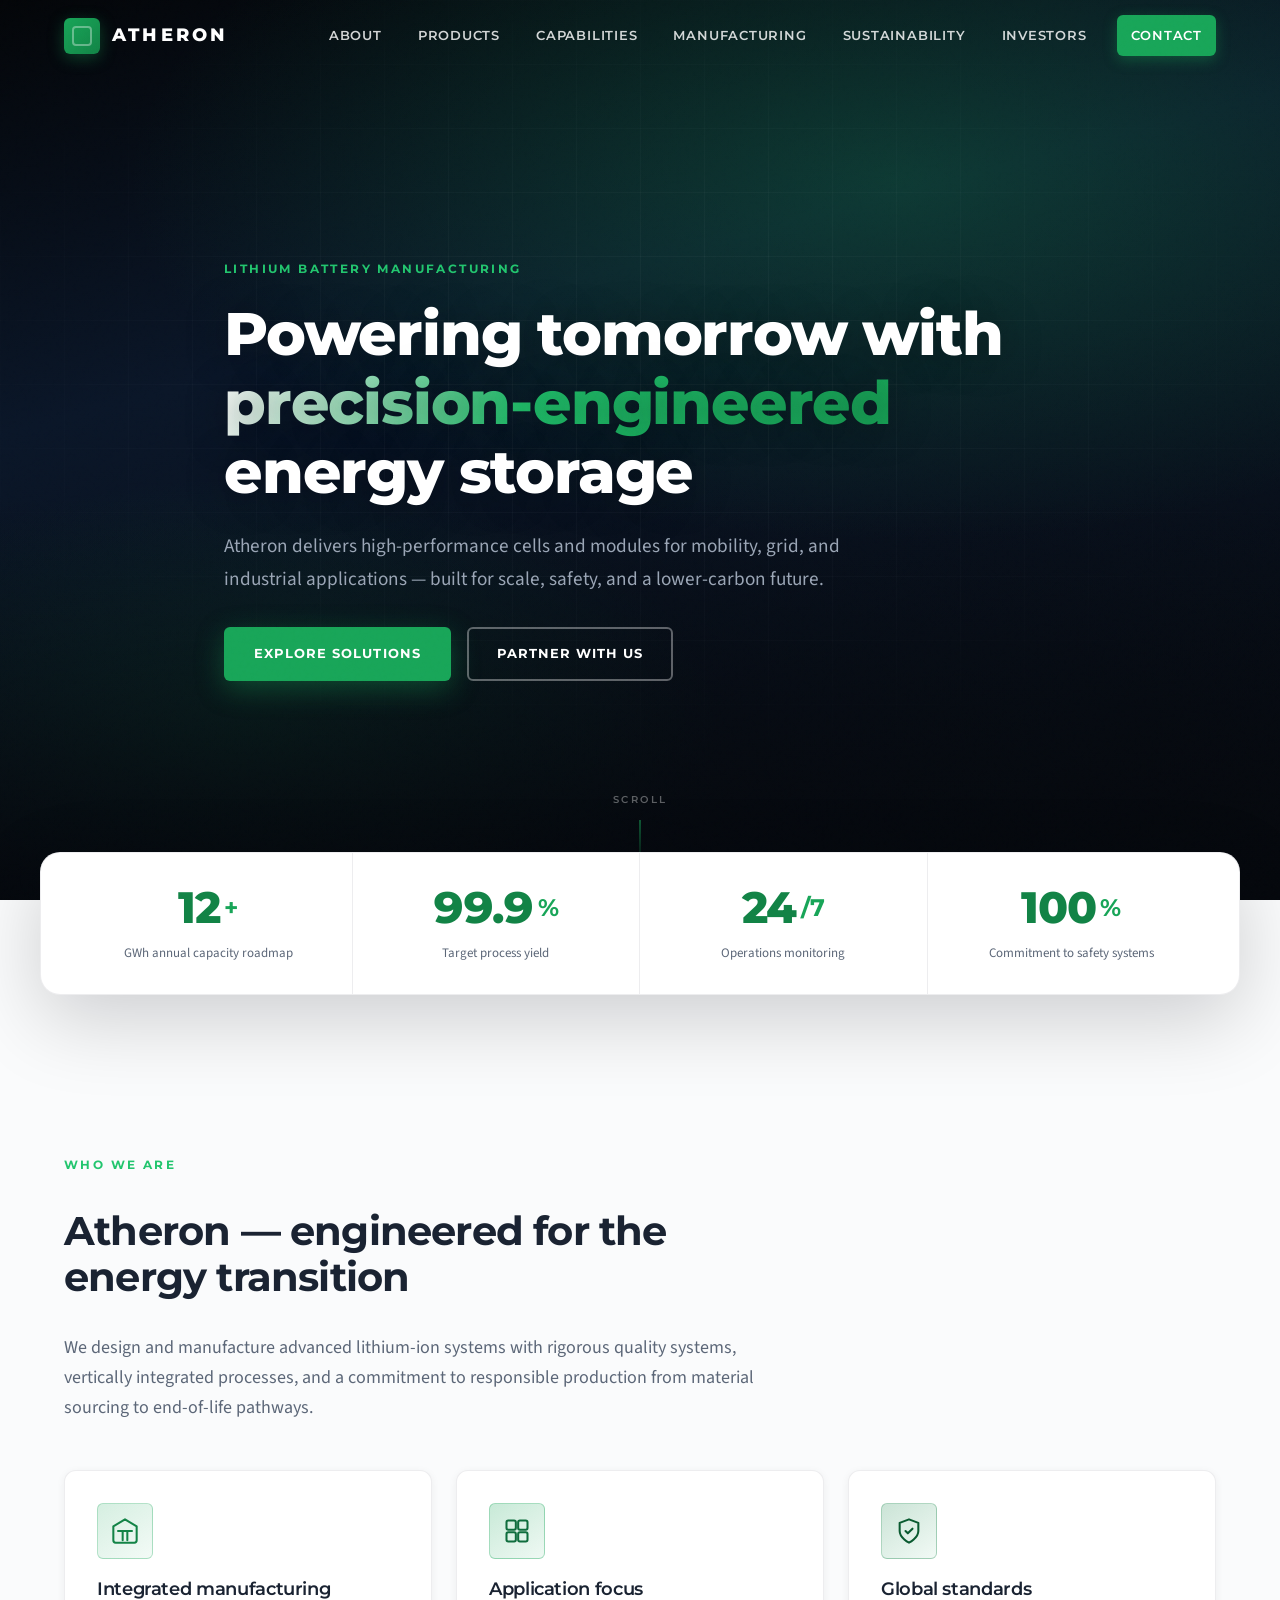
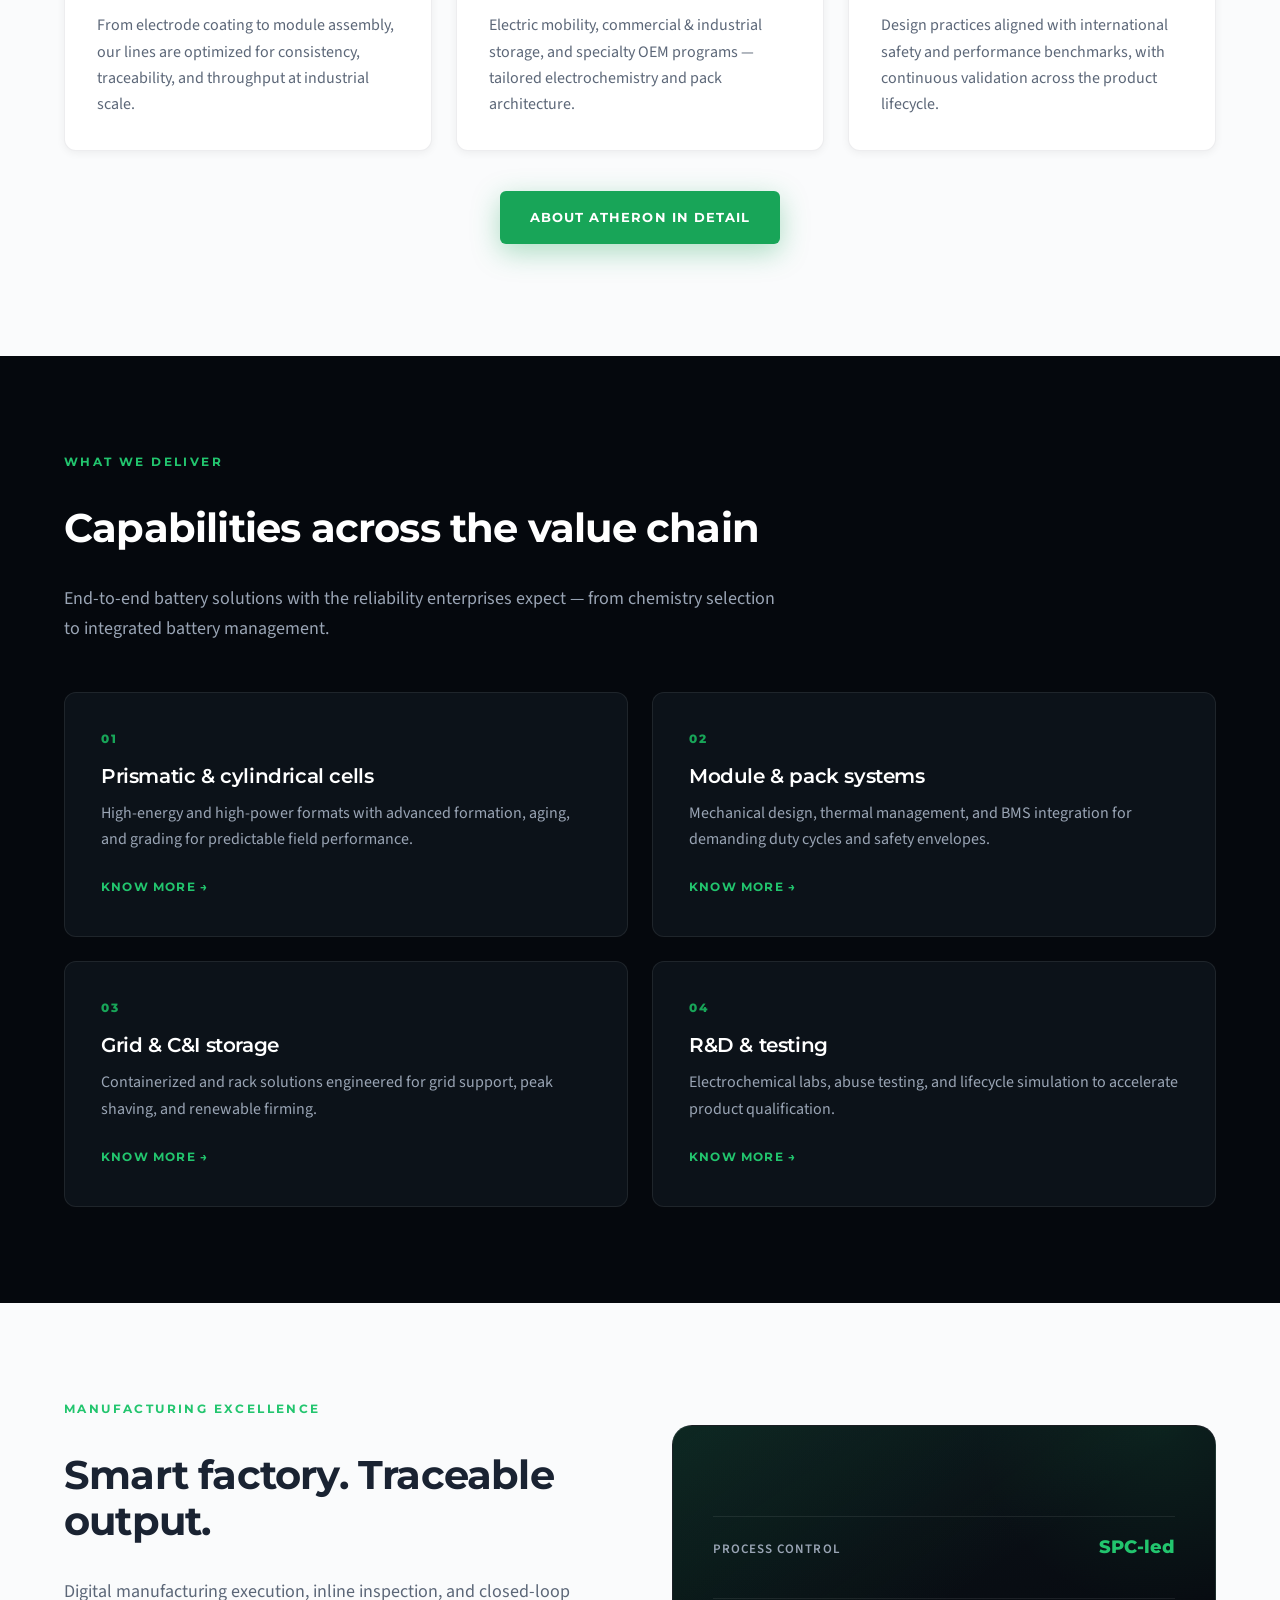
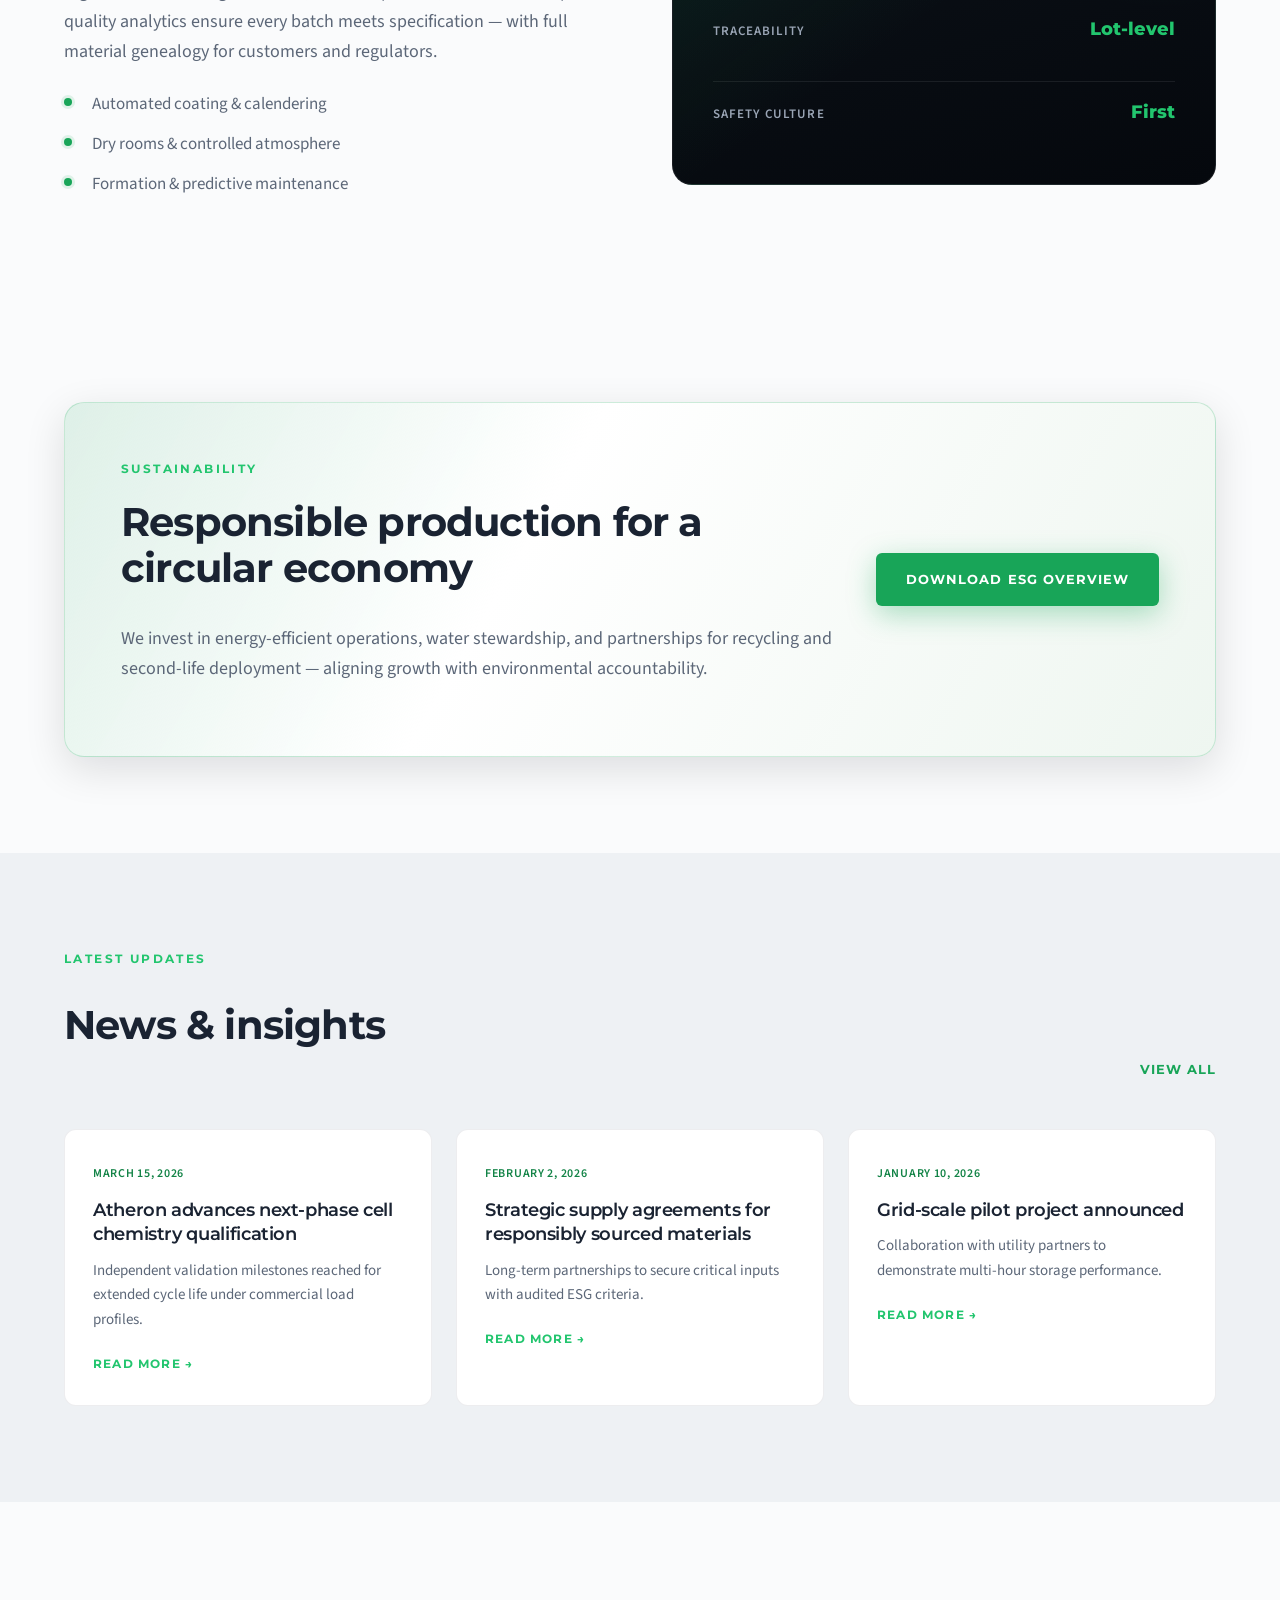
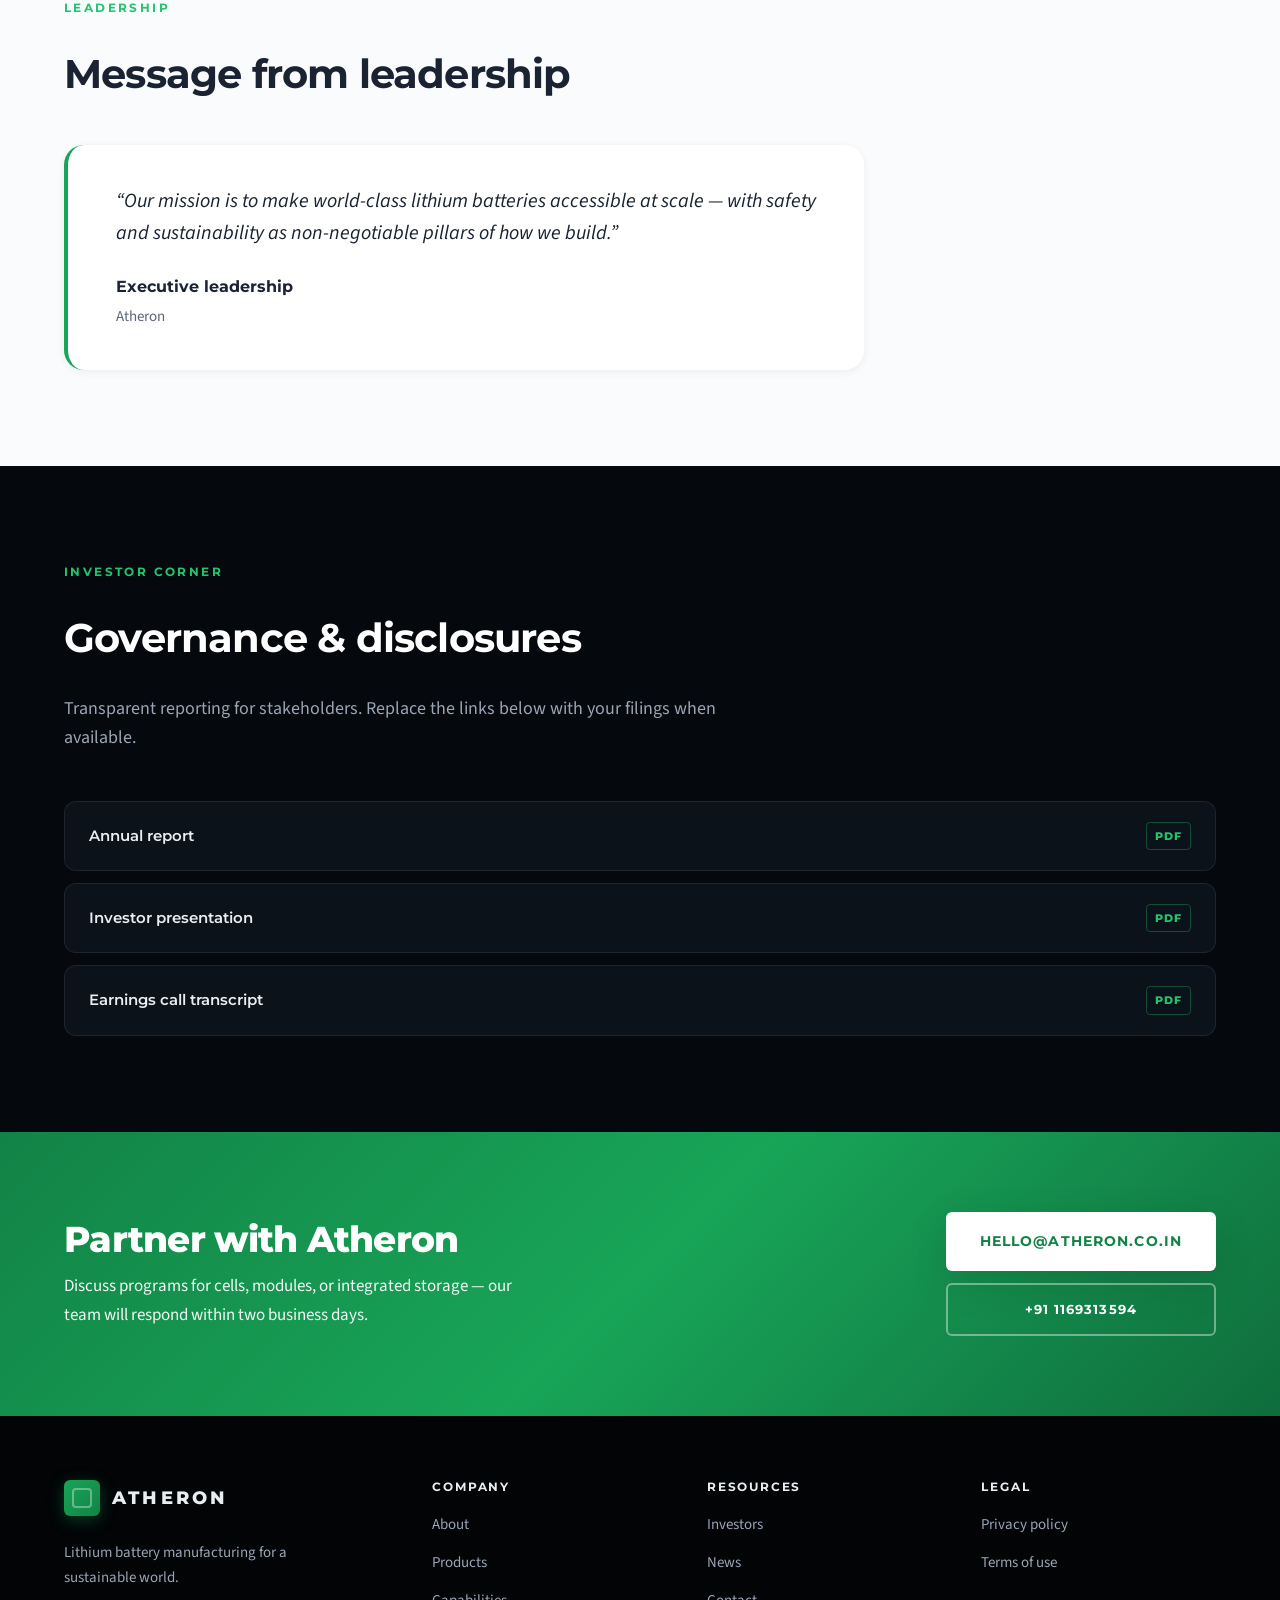
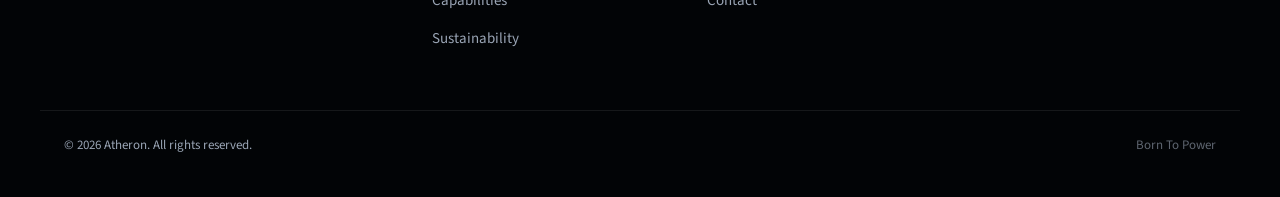
<file: index.html>
<!DOCTYPE html>
<html lang="en">
<head>
  <meta charset="UTF-8" />
  <meta name="viewport" content="width=device-width, initial-scale=1.0" />
  <meta name="description" content="Atheron — Advanced lithium battery manufacturing for a sustainable energy future." />
  <title>Atheron | Lithium Battery Manufacturing</title>
  <link rel="preconnect" href="https://fonts.googleapis.com" />
  <link rel="preconnect" href="https://fonts.gstatic.com" crossorigin />
  <link href="https://fonts.googleapis.com/css2?family=Montserrat:wght@500;600;700;800&family=Source+Sans+3:ital,wght@0,400;0,500;0,600;0,700;1,400&display=swap" rel="stylesheet" />
  <link rel="stylesheet" href="css/styles.css" />
</head>
<body>
  <div class="noise" aria-hidden="true"></div>

  <header class="site-header" id="header">
    <div class="container header-inner">
      <a class="logo" href="index.html">
        <span class="logo-mark" aria-hidden="true"></span>
        <span class="logo-text">ATHERON</span>
      </a>
      <button class="nav-toggle" type="button" aria-expanded="false" aria-controls="primary-nav" id="navToggle">
        <span class="nav-toggle-bar"></span>
        <span class="nav-toggle-bar"></span>
        <span class="nav-toggle-bar"></span>
        <span class="visually-hidden">Menu</span>
      </button>
      <nav class="nav" id="primary-nav" aria-label="Primary">
        <ul class="nav-list">
          <li><a href="about.html">About</a></li>
          <li><a href="products.html">Products</a></li>
          <li><a href="#capabilities">Capabilities</a></li>
          <li><a href="#manufacturing">Manufacturing</a></li>
          <li><a href="#sustainability">Sustainability</a></li>
          <li><a href="#investors">Investors</a></li>
          <li><a href="#contact" class="nav-cta">Contact</a></li>
        </ul>
      </nav>
    </div>
  </header>

  <main>
    <section class="hero" id="hero">
      <div class="hero-media" aria-hidden="true">
        <div class="hero-gradient"></div>
        <div class="hero-grid"></div>
      </div>
      <div class="container hero-content">
        <p class="eyebrow reveal">Lithium battery manufacturing</p>
        <h1 class="hero-title reveal reveal-delay-1">
          Powering tomorrow with <span class="text-gradient">precision-engineered</span> energy storage
        </h1>
        <p class="hero-lead reveal reveal-delay-2">
          Atheron delivers high-performance cells and modules for mobility, grid, and industrial applications — built for scale, safety, and a lower-carbon future.
        </p>
        <div class="hero-actions reveal reveal-delay-3">
          <a href="#capabilities" class="btn btn-primary">Explore solutions</a>
          <a href="#contact" class="btn btn-outline">Partner with us</a>
        </div>
      </div>
      <div class="hero-scroll" aria-hidden="true">
        <span>Scroll</span>
        <span class="hero-scroll-line"></span>
      </div>
    </section>

    <section class="metrics" aria-label="Key figures">
      <div class="container metrics-inner">
        <div class="metric reveal">
          <span class="metric-value" data-target="12">0</span>
          <span class="metric-suffix">+</span>
          <span class="metric-label">GWh annual capacity roadmap</span>
        </div>
        <div class="metric reveal">
          <span class="metric-value" data-target="99.9">0</span>
          <span class="metric-suffix">%</span>
          <span class="metric-label">Target process yield</span>
        </div>
        <div class="metric reveal">
          <span class="metric-value" data-target="24">0</span>
          <span class="metric-suffix">/7</span>
          <span class="metric-label">Operations monitoring</span>
        </div>
        <div class="metric reveal">
          <span class="metric-value" data-target="100">0</span>
          <span class="metric-suffix">%</span>
          <span class="metric-label">Commitment to safety systems</span>
        </div>
      </div>
    </section>

    <section class="section about" id="about">
      <div class="container">
        <div class="section-head reveal">
          <p class="eyebrow">Who we are</p>
          <h2 class="section-title">Atheron — engineered for the energy transition</h2>
          <p class="section-lead">
            We design and manufacture advanced lithium-ion systems with rigorous quality systems, vertically integrated processes, and a commitment to responsible production from material sourcing to end-of-life pathways.
          </p>
        </div>
        <div class="about-grid">
          <article class="about-card reveal">
            <div class="about-card-icon" aria-hidden="true">
              <svg xmlns="http://www.w3.org/2000/svg" width="28" height="28" viewBox="0 0 24 24" fill="none" stroke="currentColor" stroke-width="1.75" stroke-linecap="round" stroke-linejoin="round">
                <path d="M2 20a2 2 0 0 0 2 2h16a2 2 0 0 0 2-2V8l-10-6-10 6v12Z" />
                <path d="M10 20v-8h4v8" />
                <path d="M6 12h12" />
              </svg>
            </div>
            <h3>Integrated manufacturing</h3>
            <p>From electrode coating to module assembly, our lines are optimized for consistency, traceability, and throughput at industrial scale.</p>
          </article>
          <article class="about-card reveal">
            <div class="about-card-icon about-card-icon--2" aria-hidden="true">
              <svg xmlns="http://www.w3.org/2000/svg" width="28" height="28" viewBox="0 0 24 24" fill="none" stroke="currentColor" stroke-width="1.75" stroke-linecap="round" stroke-linejoin="round">
                <rect width="8" height="8" x="3" y="3" rx="1.5" />
                <rect width="8" height="8" x="13" y="3" rx="1.5" />
                <rect width="8" height="8" x="3" y="13" rx="1.5" />
                <rect width="8" height="8" x="13" y="13" rx="1.5" />
              </svg>
            </div>
            <h3>Application focus</h3>
            <p>Electric mobility, commercial &amp; industrial storage, and specialty OEM programs — tailored electrochemistry and pack architecture.</p>
          </article>
          <article class="about-card reveal">
            <div class="about-card-icon about-card-icon--3" aria-hidden="true">
              <svg xmlns="http://www.w3.org/2000/svg" width="28" height="28" viewBox="0 0 24 24" fill="none" stroke="currentColor" stroke-width="1.75" stroke-linecap="round" stroke-linejoin="round">
                <path d="M12 22s8-4 8-10V5l-8-3-8 3v7c0 6 8 10 8 10Z" />
                <path d="m9 12 2 2 4-4" />
              </svg>
            </div>
            <h3>Global standards</h3>
            <p>Design practices aligned with international safety and performance benchmarks, with continuous validation across the product lifecycle.</p>
          </article>
        </div>
        <p class="about-cta-wrap reveal">
          <a href="about.html" class="btn btn-primary">About Atheron in detail</a>
        </p>
      </div>
    </section>

    <section class="section section--dark capabilities" id="capabilities">
      <div class="container">
        <div class="section-head reveal">
          <p class="eyebrow eyebrow--on-dark">What we deliver</p>
          <h2 class="section-title">Capabilities across the value chain</h2>
          <p class="section-lead section-lead--muted">
            End-to-end battery solutions with the reliability enterprises expect — from chemistry selection to integrated battery management.
          </p>
        </div>
        <div class="cap-grid">
          <article class="cap-card reveal">
            <span class="cap-num">01</span>
            <h3>Prismatic &amp; cylindrical cells</h3>
            <p>High-energy and high-power formats with advanced formation, aging, and grading for predictable field performance.</p>
            <a href="#contact" class="cap-link">Know more <span aria-hidden="true">→</span></a>
          </article>
          <article class="cap-card reveal">
            <span class="cap-num">02</span>
            <h3>Module &amp; pack systems</h3>
            <p>Mechanical design, thermal management, and BMS integration for demanding duty cycles and safety envelopes.</p>
            <a href="#contact" class="cap-link">Know more <span aria-hidden="true">→</span></a>
          </article>
          <article class="cap-card reveal">
            <span class="cap-num">03</span>
            <h3>Grid &amp; C&amp;I storage</h3>
            <p>Containerized and rack solutions engineered for grid support, peak shaving, and renewable firming.</p>
            <a href="#contact" class="cap-link">Know more <span aria-hidden="true">→</span></a>
          </article>
          <article class="cap-card reveal">
            <span class="cap-num">04</span>
            <h3>R&amp;D &amp; testing</h3>
            <p>Electrochemical labs, abuse testing, and lifecycle simulation to accelerate product qualification.</p>
            <a href="#contact" class="cap-link">Know more <span aria-hidden="true">→</span></a>
          </article>
        </div>
      </div>
    </section>

    <section class="section manufacturing" id="manufacturing">
      <div class="container manufacturing-layout">
        <div class="manufacturing-copy reveal">
          <p class="eyebrow">Manufacturing excellence</p>
          <h2 class="section-title">Smart factory. Traceable output.</h2>
          <p class="section-lead">
            Digital manufacturing execution, inline inspection, and closed-loop quality analytics ensure every batch meets specification — with full material genealogy for customers and regulators.
          </p>
          <ul class="checklist">
            <li>Automated coating &amp; calendering</li>
            <li>Dry rooms &amp; controlled atmosphere</li>
            <li>Formation &amp; predictive maintenance</li>
          </ul>
        </div>
        <div class="manufacturing-visual reveal" aria-hidden="true">
          <div class="manufacturing-panel">
            <div class="manufacturing-stat">
              <span class="manufacturing-stat-label">Process control</span>
              <span class="manufacturing-stat-value">SPC-led</span>
            </div>
            <div class="manufacturing-stat">
              <span class="manufacturing-stat-label">Traceability</span>
              <span class="manufacturing-stat-value">Lot-level</span>
            </div>
            <div class="manufacturing-stat">
              <span class="manufacturing-stat-label">Safety culture</span>
              <span class="manufacturing-stat-value">First</span>
            </div>
          </div>
        </div>
      </div>
    </section>

    <section class="section sustainability" id="sustainability">
      <div class="container">
        <div class="sustainability-banner reveal">
          <div class="sustainability-text">
            <p class="eyebrow">Sustainability</p>
            <h2 class="section-title">Responsible production for a circular economy</h2>
            <p class="section-lead">
              We invest in energy-efficient operations, water stewardship, and partnerships for recycling and second-life deployment — aligning growth with environmental accountability.
            </p>
          </div>
          <a href="#contact" class="btn btn-primary">Download ESG overview</a>
        </div>
      </div>
    </section>

    <section class="section section--muted news" id="news">
      <div class="container">
        <div class="section-head section-head--row reveal">
          <div>
            <p class="eyebrow">Latest updates</p>
            <h2 class="section-title">News &amp; insights</h2>
          </div>
          <a href="#contact" class="link-arrow">View all</a>
        </div>
        <div class="news-grid">
          <article class="news-card reveal">
            <time datetime="2026-03-15">March 15, 2026</time>
            <h3>Atheron advances next-phase cell chemistry qualification</h3>
            <p>Independent validation milestones reached for extended cycle life under commercial load profiles.</p>
            <a href="#contact" class="cap-link">Read more <span aria-hidden="true">→</span></a>
          </article>
          <article class="news-card reveal">
            <time datetime="2026-02-02">February 2, 2026</time>
            <h3>Strategic supply agreements for responsibly sourced materials</h3>
            <p>Long-term partnerships to secure critical inputs with audited ESG criteria.</p>
            <a href="#contact" class="cap-link">Read more <span aria-hidden="true">→</span></a>
          </article>
          <article class="news-card reveal">
            <time datetime="2026-01-10">January 10, 2026</time>
            <h3>Grid-scale pilot project announced</h3>
            <p>Collaboration with utility partners to demonstrate multi-hour storage performance.</p>
            <a href="#contact" class="cap-link">Read more <span aria-hidden="true">→</span></a>
          </article>
        </div>
      </div>
    </section>

    <section class="section leadership" id="leadership">
      <div class="container">
        <div class="section-head reveal">
          <p class="eyebrow">Leadership</p>
          <h2 class="section-title">Message from leadership</h2>
        </div>
        <div class="quote-grid">
          <blockquote class="quote-card reveal">
            <p class="quote-text">“Our mission is to make world-class lithium batteries accessible at scale — with safety and sustainability as non-negotiable pillars of how we build.”</p>
            <footer>
              <cite class="quote-name">Executive leadership</cite>
              <span class="quote-role">Atheron</span>
            </footer>
          </blockquote>
        </div>
      </div>
    </section>

    <section class="section section--dark investors" id="investors">
      <div class="container">
        <div class="section-head reveal">
          <p class="eyebrow eyebrow--on-dark">Investor corner</p>
          <h2 class="section-title">Governance &amp; disclosures</h2>
          <p class="section-lead section-lead--muted">
            Transparent reporting for stakeholders. Replace the links below with your filings when available.
          </p>
        </div>
        <ul class="investor-list">
          <li class="reveal"><a href="#">Annual report <span class="file-tag">PDF</span></a></li>
          <li class="reveal"><a href="#">Investor presentation <span class="file-tag">PDF</span></a></li>
          <li class="reveal"><a href="#">Earnings call transcript <span class="file-tag">PDF</span></a></li>
        </ul>
      </div>
    </section>

    <section class="section cta-band" id="contact">
      <div class="container cta-inner reveal">
        <div>
          <h2 class="cta-title">Partner with Atheron</h2>
          <p class="cta-lead">Discuss programs for cells, modules, or integrated storage — our team will respond within two business days.</p>
        </div>
        <div class="cta-actions">
          <a href="mailto:hello@atheron.com" class="btn btn-primary btn-large">hello@atheron.co.in</a>
          <a href="tel:+18005550100" class="btn btn-ghost">+91 1169313594</a>
        </div>
      </div>
    </section>
  </main>

  <footer class="site-footer">
    <div class="container footer-grid">
      <div class="footer-brand">
        <a class="logo logo--footer" href="index.html">
          <span class="logo-mark" aria-hidden="true"></span>
          <span class="logo-text">ATHERON</span>
        </a>
        <p class="footer-tagline">Lithium battery manufacturing for a sustainable world.</p>
      </div>
      <div class="footer-col">
        <h3 class="footer-heading">Company</h3>
        <ul>
          <li><a href="about.html">About</a></li>
          <li><a href="products.html">Products</a></li>
          <li><a href="#capabilities">Capabilities</a></li>
          <li><a href="#sustainability">Sustainability</a></li>
        </ul>
      </div>
      <div class="footer-col">
        <h3 class="footer-heading">Resources</h3>
        <ul>
          <li><a href="#investors">Investors</a></li>
          <li><a href="#news">News</a></li>
          <li><a href="#contact">Contact</a></li>
        </ul>
      </div>
      <div class="footer-col">
        <h3 class="footer-heading">Legal</h3>
        <ul>
          <li><a href="#">Privacy policy</a></li>
          <li><a href="#">Terms of use</a></li>
        </ul>
      </div>
    </div>
    <div class="footer-bottom">
      <div class="container footer-bottom-inner">
        <p>© <span id="year"></span> Atheron. All rights reserved.</p>
        <p class="footer-note">Born To Power</p>
      </div>
    </div>
  </footer>

  <script src="js/main.js"></script>
</body>
</html>
</file>
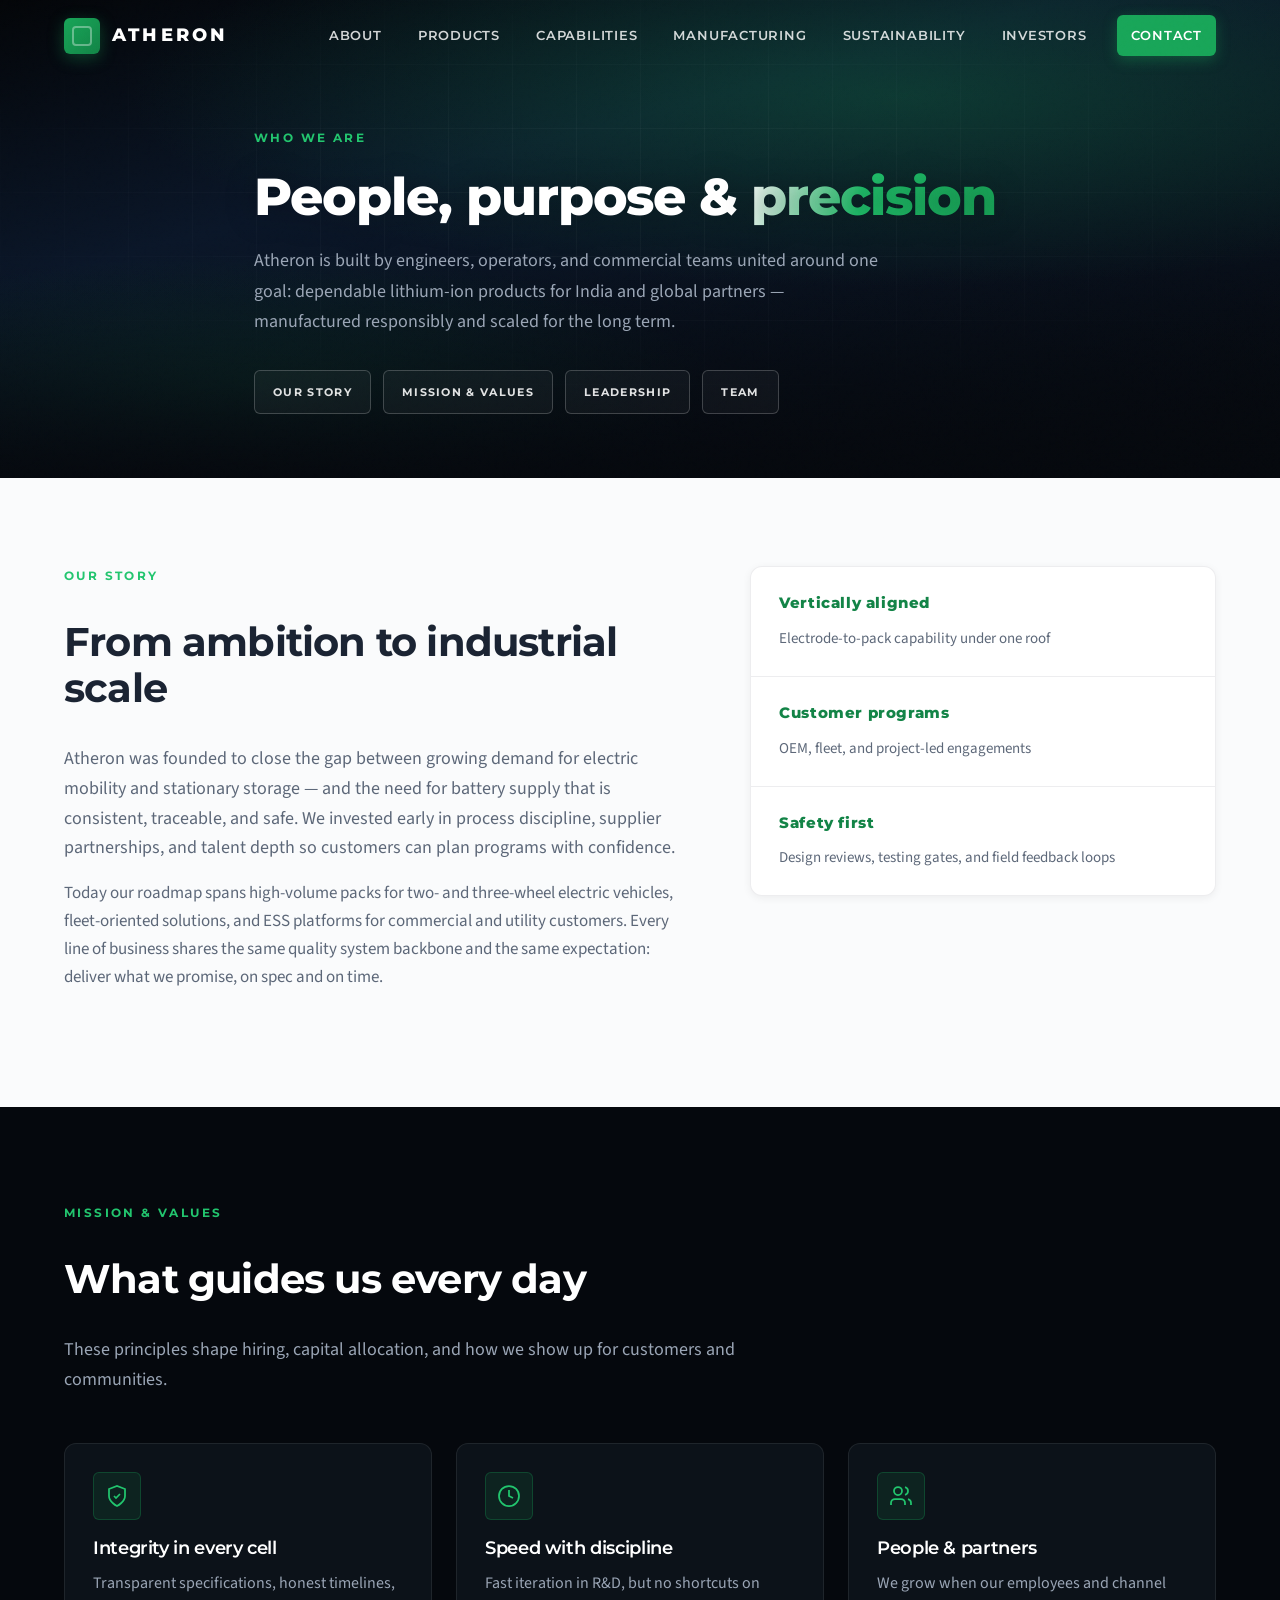
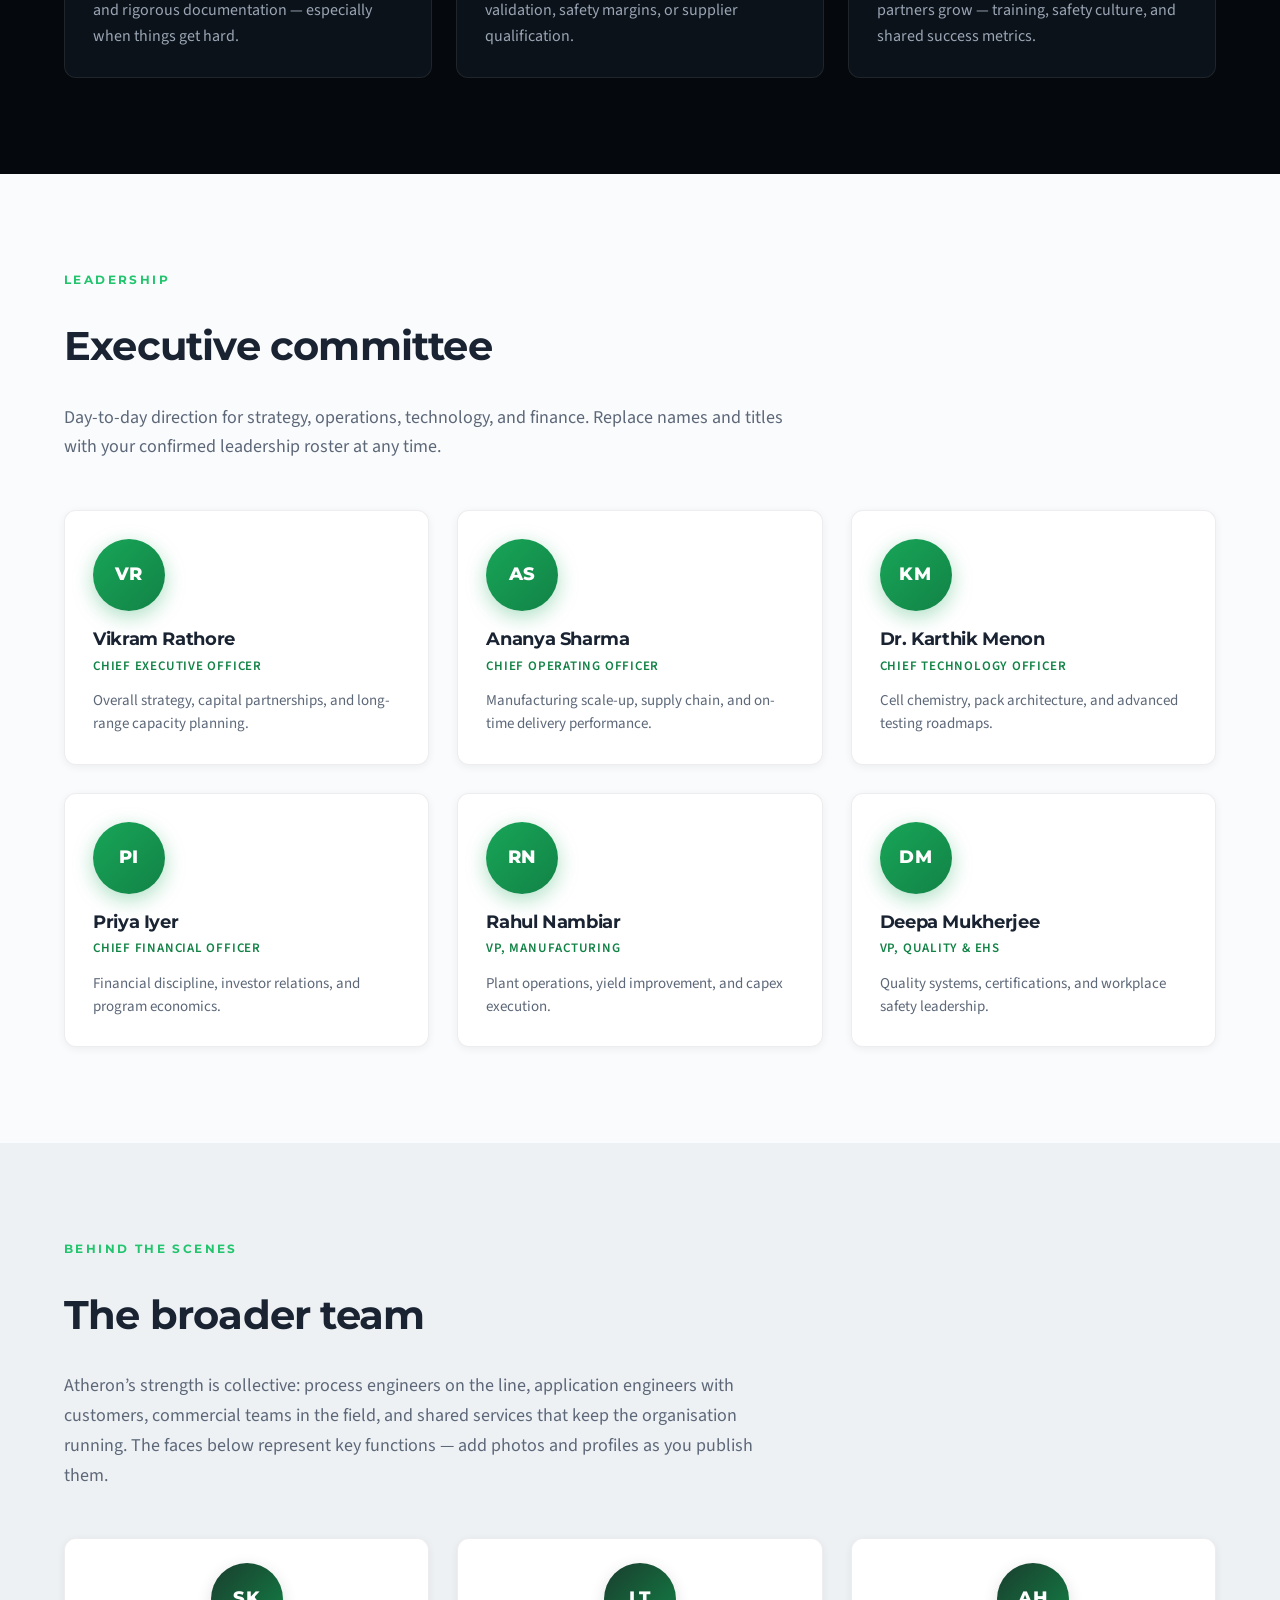
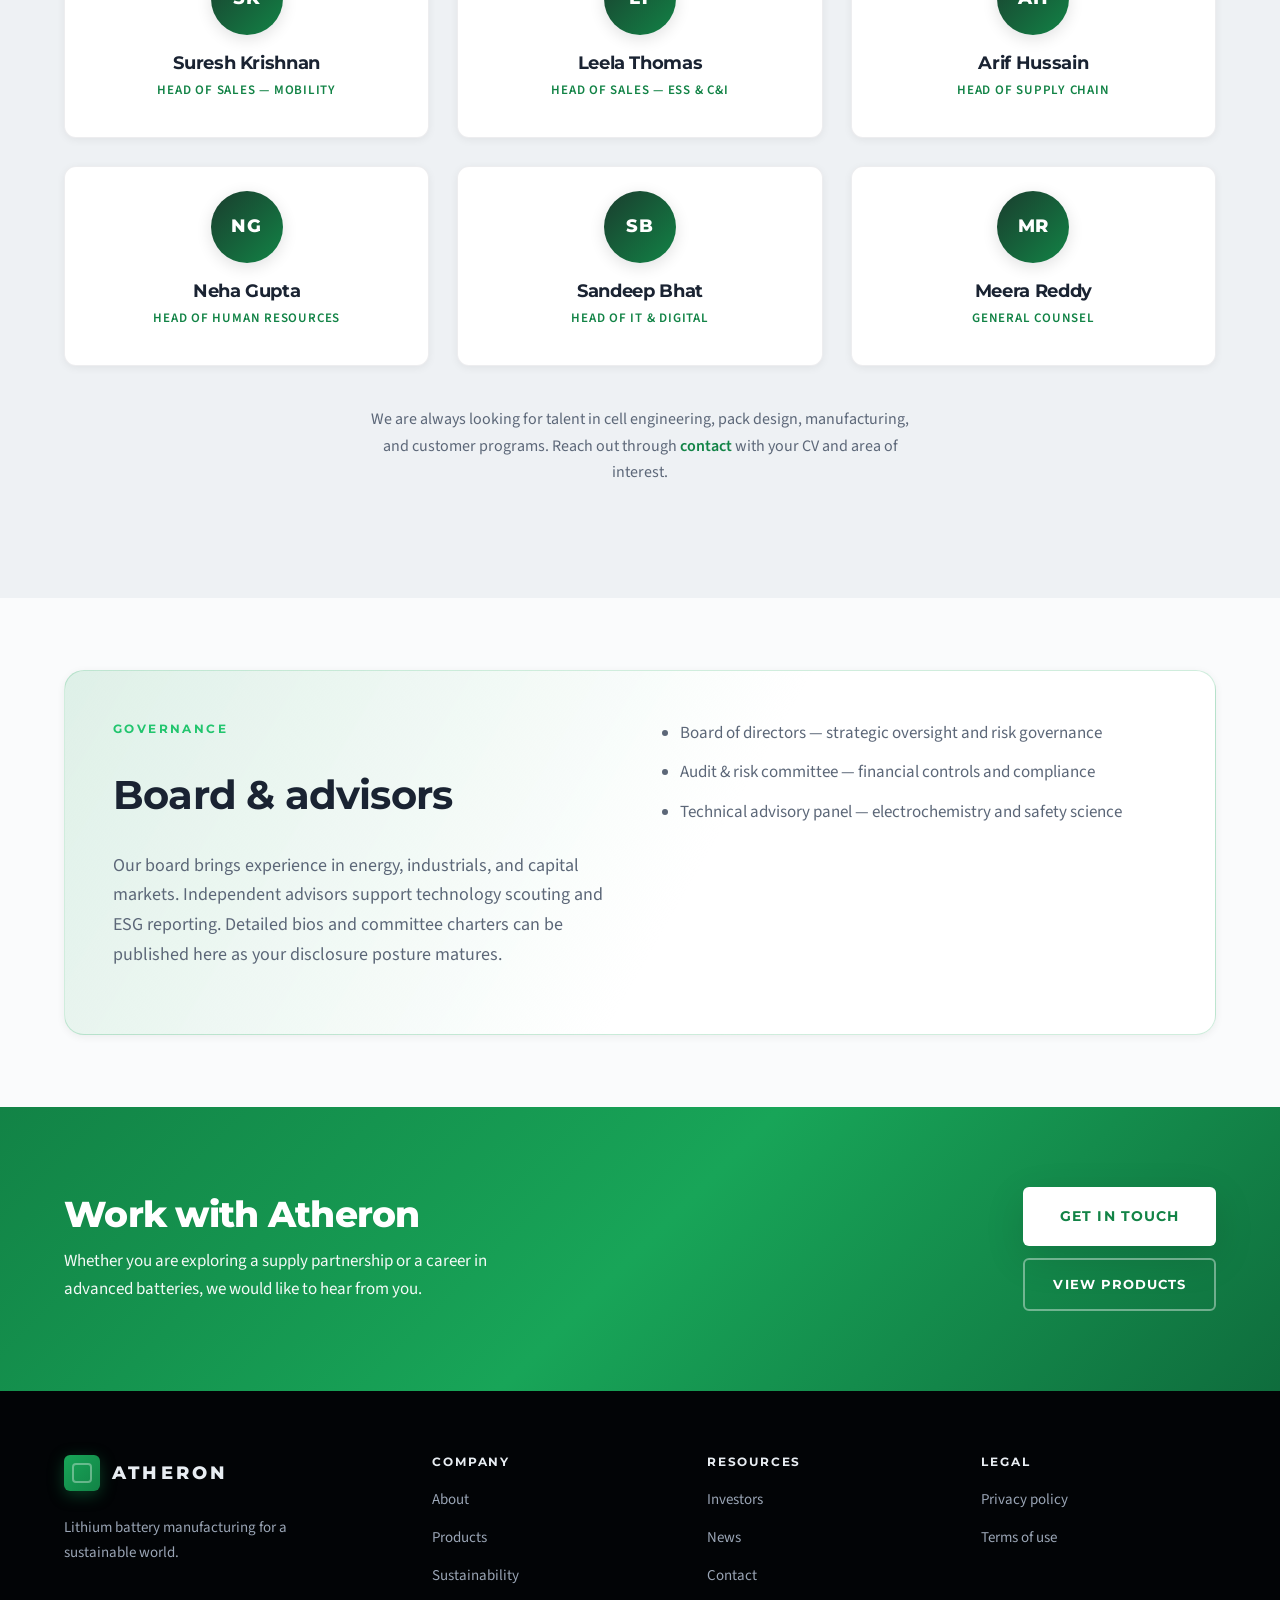
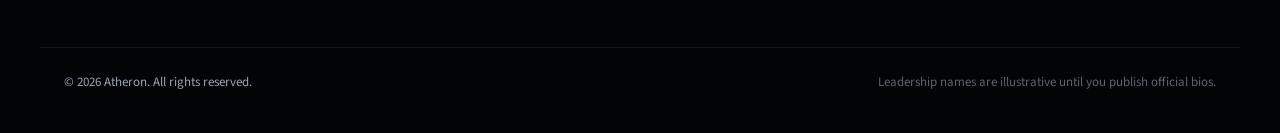
<file: about.html>
<!DOCTYPE html>
<html lang="en">
<head>
  <meta charset="UTF-8" />
  <meta name="viewport" content="width=device-width, initial-scale=1.0" />
  <meta name="description" content="About Atheron — leadership, team, mission, and the people behind our lithium battery manufacturing." />
  <title>About Us | Atheron</title>
  <link rel="preconnect" href="https://fonts.googleapis.com" />
  <link rel="preconnect" href="https://fonts.gstatic.com" crossorigin />
  <link href="https://fonts.googleapis.com/css2?family=Montserrat:wght@500;600;700;800&family=Source+Sans+3:ital,wght@0,400;0,500;0,600;0,700;1,400&display=swap" rel="stylesheet" />
  <link rel="stylesheet" href="css/styles.css" />
</head>
<body>
  <div class="noise" aria-hidden="true"></div>

  <header class="site-header" id="header">
    <div class="container header-inner">
      <a class="logo" href="index.html">
        <span class="logo-mark" aria-hidden="true"></span>
        <span class="logo-text">ATHERON</span>
      </a>
      <button class="nav-toggle" type="button" aria-expanded="false" aria-controls="primary-nav" id="navToggle">
        <span class="nav-toggle-bar"></span>
        <span class="nav-toggle-bar"></span>
        <span class="nav-toggle-bar"></span>
        <span class="visually-hidden">Menu</span>
      </button>
      <nav class="nav" id="primary-nav" aria-label="Primary">
        <ul class="nav-list">
          <li><a href="about.html" aria-current="page">About</a></li>
          <li><a href="products.html">Products</a></li>
          <li><a href="index.html#capabilities">Capabilities</a></li>
          <li><a href="index.html#manufacturing">Manufacturing</a></li>
          <li><a href="index.html#sustainability">Sustainability</a></li>
          <li><a href="index.html#investors">Investors</a></li>
          <li><a href="index.html#contact" class="nav-cta">Contact</a></li>
        </ul>
      </nav>
    </div>
  </header>

  <main class="page-main">
    <section class="page-hero">
      <div class="page-hero-media" aria-hidden="true">
        <div class="hero-gradient"></div>
        <div class="hero-grid"></div>
      </div>
      <div class="container page-hero-content">
        <p class="eyebrow reveal">Who we are</p>
        <h1 class="page-hero-title reveal reveal-delay-1">People, purpose &amp; <span class="text-gradient">precision</span></h1>
        <p class="page-hero-lead reveal reveal-delay-2">
          Atheron is built by engineers, operators, and commercial teams united around one goal: dependable lithium-ion products for India and global partners — manufactured responsibly and scaled for the long term.
        </p>
        <nav class="about-jump reveal reveal-delay-3" aria-label="About page sections">
          <a href="#story">Our story</a>
          <a href="#mission">Mission &amp; values</a>
          <a href="#leadership">Leadership</a>
          <a href="#team">Team</a>
        </nav>
      </div>
    </section>

    <section class="section about-story" id="story">
      <div class="container">
        <div class="story-split">
          <div class="story-split-copy reveal">
            <p class="eyebrow">Our story</p>
            <h2 class="section-title">From ambition to industrial scale</h2>
            <p class="section-lead">
              Atheron was founded to close the gap between growing demand for electric mobility and stationary storage — and the need for battery supply that is consistent, traceable, and safe. We invested early in process discipline, supplier partnerships, and talent depth so customers can plan programs with confidence.
            </p>
            <p>
              Today our roadmap spans high-volume packs for two- and three-wheel electric vehicles, fleet-oriented solutions, and ESS platforms for commercial and utility customers. Every line of business shares the same quality system backbone and the same expectation: deliver what we promise, on spec and on time.
            </p>
          </div>
          <aside class="story-split-aside reveal" aria-label="Highlights">
            <ul class="story-stats">
              <li>
                <span class="story-stat-value">Vertically aligned</span>
                <span class="story-stat-label">Electrode-to-pack capability under one roof</span>
              </li>
              <li>
                <span class="story-stat-value">Customer programs</span>
                <span class="story-stat-label">OEM, fleet, and project-led engagements</span>
              </li>
              <li>
                <span class="story-stat-value">Safety first</span>
                <span class="story-stat-label">Design reviews, testing gates, and field feedback loops</span>
              </li>
            </ul>
          </aside>
        </div>
      </div>
    </section>

    <section class="section section--dark about-mission" id="mission">
      <div class="container">
        <div class="section-head reveal">
          <p class="eyebrow eyebrow--on-dark">Mission &amp; values</p>
          <h2 class="section-title">What guides us every day</h2>
          <p class="section-lead section-lead--muted">
            These principles shape hiring, capital allocation, and how we show up for customers and communities.
          </p>
        </div>
        <div class="value-grid">
          <article class="value-card reveal">
            <div class="value-card-icon" aria-hidden="true">
              <svg xmlns="http://www.w3.org/2000/svg" width="24" height="24" viewBox="0 0 24 24" fill="none" stroke="currentColor" stroke-width="1.75"><path d="M12 22s8-4 8-10V5l-8-3-8 3v7c0 6 8 10 8 10Z" /><path d="m9 12 2 2 4-4" /></svg>
            </div>
            <h3>Integrity in every cell</h3>
            <p>Transparent specifications, honest timelines, and rigorous documentation — especially when things get hard.</p>
          </article>
          <article class="value-card reveal">
            <div class="value-card-icon" aria-hidden="true">
              <svg xmlns="http://www.w3.org/2000/svg" width="24" height="24" viewBox="0 0 24 24" fill="none" stroke="currentColor" stroke-width="1.75"><circle cx="12" cy="12" r="10" /><path d="M12 6v6l4 2" /></svg>
            </div>
            <h3>Speed with discipline</h3>
            <p>Fast iteration in R&amp;D, but no shortcuts on validation, safety margins, or supplier qualification.</p>
          </article>
          <article class="value-card reveal">
            <div class="value-card-icon" aria-hidden="true">
              <svg xmlns="http://www.w3.org/2000/svg" width="24" height="24" viewBox="0 0 24 24" fill="none" stroke="currentColor" stroke-width="1.75"><path d="M16 21v-2a4 4 0 0 0-4-4H6a4 4 0 0 0-4 4v2" /><circle cx="9" cy="7" r="4" /><path d="M22 21v-2a4 4 0 0 0-3-3.87" /><path d="M16 3.13a4 4 0 0 1 0 7.75" /></svg>
            </div>
            <h3>People &amp; partners</h3>
            <p>We grow when our employees and channel partners grow — training, safety culture, and shared success metrics.</p>
          </article>
        </div>
      </div>
    </section>

    <section class="section about-leadership" id="leadership">
      <div class="container">
        <div class="section-head reveal">
          <p class="eyebrow">Leadership</p>
          <h2 class="section-title">Executive committee</h2>
          <p class="section-lead">
            Day-to-day direction for strategy, operations, technology, and finance. Replace names and titles with your confirmed leadership roster at any time.
          </p>
        </div>
        <div class="team-grid">
          <article class="team-card reveal">
            <div class="team-avatar" aria-hidden="true">VR</div>
            <h3 class="team-name">Vikram Rathore</h3>
            <p class="team-role">Chief Executive Officer</p>
            <p class="team-bio">Overall strategy, capital partnerships, and long-range capacity planning.</p>
          </article>
          <article class="team-card reveal">
            <div class="team-avatar" aria-hidden="true">AS</div>
            <h3 class="team-name">Ananya Sharma</h3>
            <p class="team-role">Chief Operating Officer</p>
            <p class="team-bio">Manufacturing scale-up, supply chain, and on-time delivery performance.</p>
          </article>
          <article class="team-card reveal">
            <div class="team-avatar" aria-hidden="true">KM</div>
            <h3 class="team-name">Dr. Karthik Menon</h3>
            <p class="team-role">Chief Technology Officer</p>
            <p class="team-bio">Cell chemistry, pack architecture, and advanced testing roadmaps.</p>
          </article>
          <article class="team-card reveal">
            <div class="team-avatar" aria-hidden="true">PI</div>
            <h3 class="team-name">Priya Iyer</h3>
            <p class="team-role">Chief Financial Officer</p>
            <p class="team-bio">Financial discipline, investor relations, and program economics.</p>
          </article>
          <article class="team-card reveal">
            <div class="team-avatar" aria-hidden="true">RN</div>
            <h3 class="team-name">Rahul Nambiar</h3>
            <p class="team-role">VP, Manufacturing</p>
            <p class="team-bio">Plant operations, yield improvement, and capex execution.</p>
          </article>
          <article class="team-card reveal">
            <div class="team-avatar" aria-hidden="true">DM</div>
            <h3 class="team-name">Deepa Mukherjee</h3>
            <p class="team-role">VP, Quality &amp; EHS</p>
            <p class="team-bio">Quality systems, certifications, and workplace safety leadership.</p>
          </article>
        </div>
      </div>
    </section>

    <section class="section section--muted about-team-extended" id="team">
      <div class="container">
        <div class="section-head reveal">
          <p class="eyebrow">Behind the scenes</p>
          <h2 class="section-title">The broader team</h2>
          <p class="section-lead">
            Atheron’s strength is collective: process engineers on the line, application engineers with customers, commercial teams in the field, and shared services that keep the organisation running. The faces below represent key functions — add photos and profiles as you publish them.
          </p>
        </div>
        <div class="team-grid team-grid--compact">
          <article class="team-card team-card--compact reveal">
            <div class="team-avatar team-avatar--alt" aria-hidden="true">SK</div>
            <h3 class="team-name">Suresh Krishnan</h3>
            <p class="team-role">Head of Sales — Mobility</p>
          </article>
          <article class="team-card team-card--compact reveal">
            <div class="team-avatar team-avatar--alt" aria-hidden="true">LT</div>
            <h3 class="team-name">Leela Thomas</h3>
            <p class="team-role">Head of Sales — ESS &amp; C&amp;I</p>
          </article>
          <article class="team-card team-card--compact reveal">
            <div class="team-avatar team-avatar--alt" aria-hidden="true">AH</div>
            <h3 class="team-name">Arif Hussain</h3>
            <p class="team-role">Head of Supply Chain</p>
          </article>
          <article class="team-card team-card--compact reveal">
            <div class="team-avatar team-avatar--alt" aria-hidden="true">NG</div>
            <h3 class="team-name">Neha Gupta</h3>
            <p class="team-role">Head of Human Resources</p>
          </article>
          <article class="team-card team-card--compact reveal">
            <div class="team-avatar team-avatar--alt" aria-hidden="true">SB</div>
            <h3 class="team-name">Sandeep Bhat</h3>
            <p class="team-role">Head of IT &amp; Digital</p>
          </article>
          <article class="team-card team-card--compact reveal">
            <div class="team-avatar team-avatar--alt" aria-hidden="true">MR</div>
            <h3 class="team-name">Meera Reddy</h3>
            <p class="team-role">General Counsel</p>
          </article>
        </div>
        <p class="team-note reveal">
          We are always looking for talent in cell engineering, pack design, manufacturing, and customer programs. Reach out through <a href="index.html#contact">contact</a> with your CV and area of interest.
        </p>
      </div>
    </section>

    <section class="section about-governance">
      <div class="container">
        <div class="governance-panel reveal">
          <div class="governance-copy">
            <p class="eyebrow">Governance</p>
            <h2 class="section-title">Board &amp; advisors</h2>
            <p class="section-lead">
              Our board brings experience in energy, industrials, and capital markets. Independent advisors support technology scouting and ESG reporting. Detailed bios and committee charters can be published here as your disclosure posture matures.
            </p>
          </div>
          <ul class="governance-list">
            <li>Board of directors — strategic oversight and risk governance</li>
            <li>Audit &amp; risk committee — financial controls and compliance</li>
            <li>Technical advisory panel — electrochemistry and safety science</li>
          </ul>
        </div>
      </div>
    </section>

    <section class="section cta-band">
      <div class="container cta-inner reveal">
        <div>
          <h2 class="cta-title">Work with Atheron</h2>
          <p class="cta-lead">Whether you are exploring a supply partnership or a career in advanced batteries, we would like to hear from you.</p>
        </div>
        <div class="cta-actions">
          <a href="index.html#contact" class="btn btn-primary btn-large">Get in touch</a>
          <a href="products.html" class="btn btn-ghost">View products</a>
        </div>
      </div>
    </section>
  </main>

  <footer class="site-footer">
    <div class="container footer-grid">
      <div class="footer-brand">
        <a class="logo logo--footer" href="index.html">
          <span class="logo-mark" aria-hidden="true"></span>
          <span class="logo-text">ATHERON</span>
        </a>
        <p class="footer-tagline">Lithium battery manufacturing for a sustainable world.</p>
      </div>
      <div class="footer-col">
        <h3 class="footer-heading">Company</h3>
        <ul>
          <li><a href="about.html">About</a></li>
          <li><a href="products.html">Products</a></li>
          <li><a href="index.html#sustainability">Sustainability</a></li>
        </ul>
      </div>
      <div class="footer-col">
        <h3 class="footer-heading">Resources</h3>
        <ul>
          <li><a href="index.html#investors">Investors</a></li>
          <li><a href="index.html#news">News</a></li>
          <li><a href="index.html#contact">Contact</a></li>
        </ul>
      </div>
      <div class="footer-col">
        <h3 class="footer-heading">Legal</h3>
        <ul>
          <li><a href="#">Privacy policy</a></li>
          <li><a href="#">Terms of use</a></li>
        </ul>
      </div>
    </div>
    <div class="footer-bottom">
      <div class="container footer-bottom-inner">
        <p>© <span id="year"></span> Atheron. All rights reserved.</p>
        <p class="footer-note">Leadership names are illustrative until you publish official bios.</p>
      </div>
    </div>
  </footer>

  <script src="js/main.js"></script>
</body>
</html>
</file>
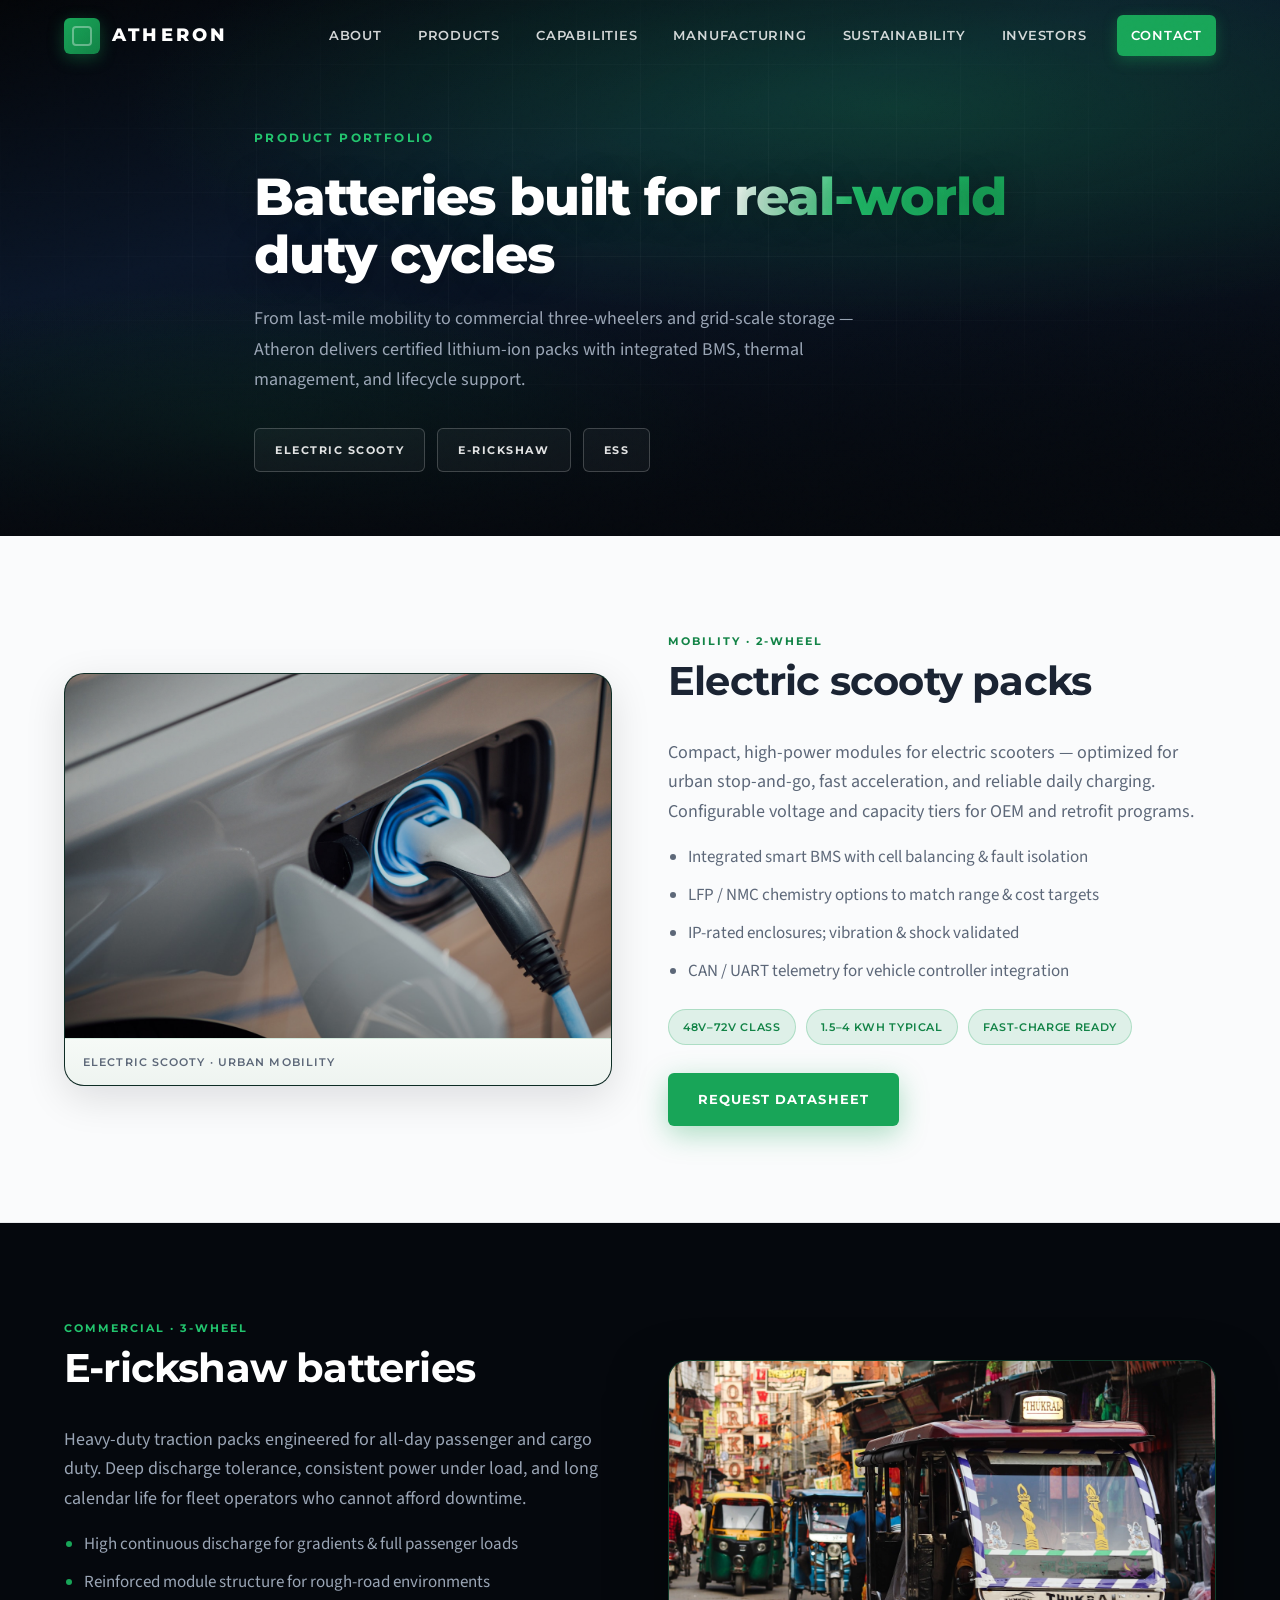
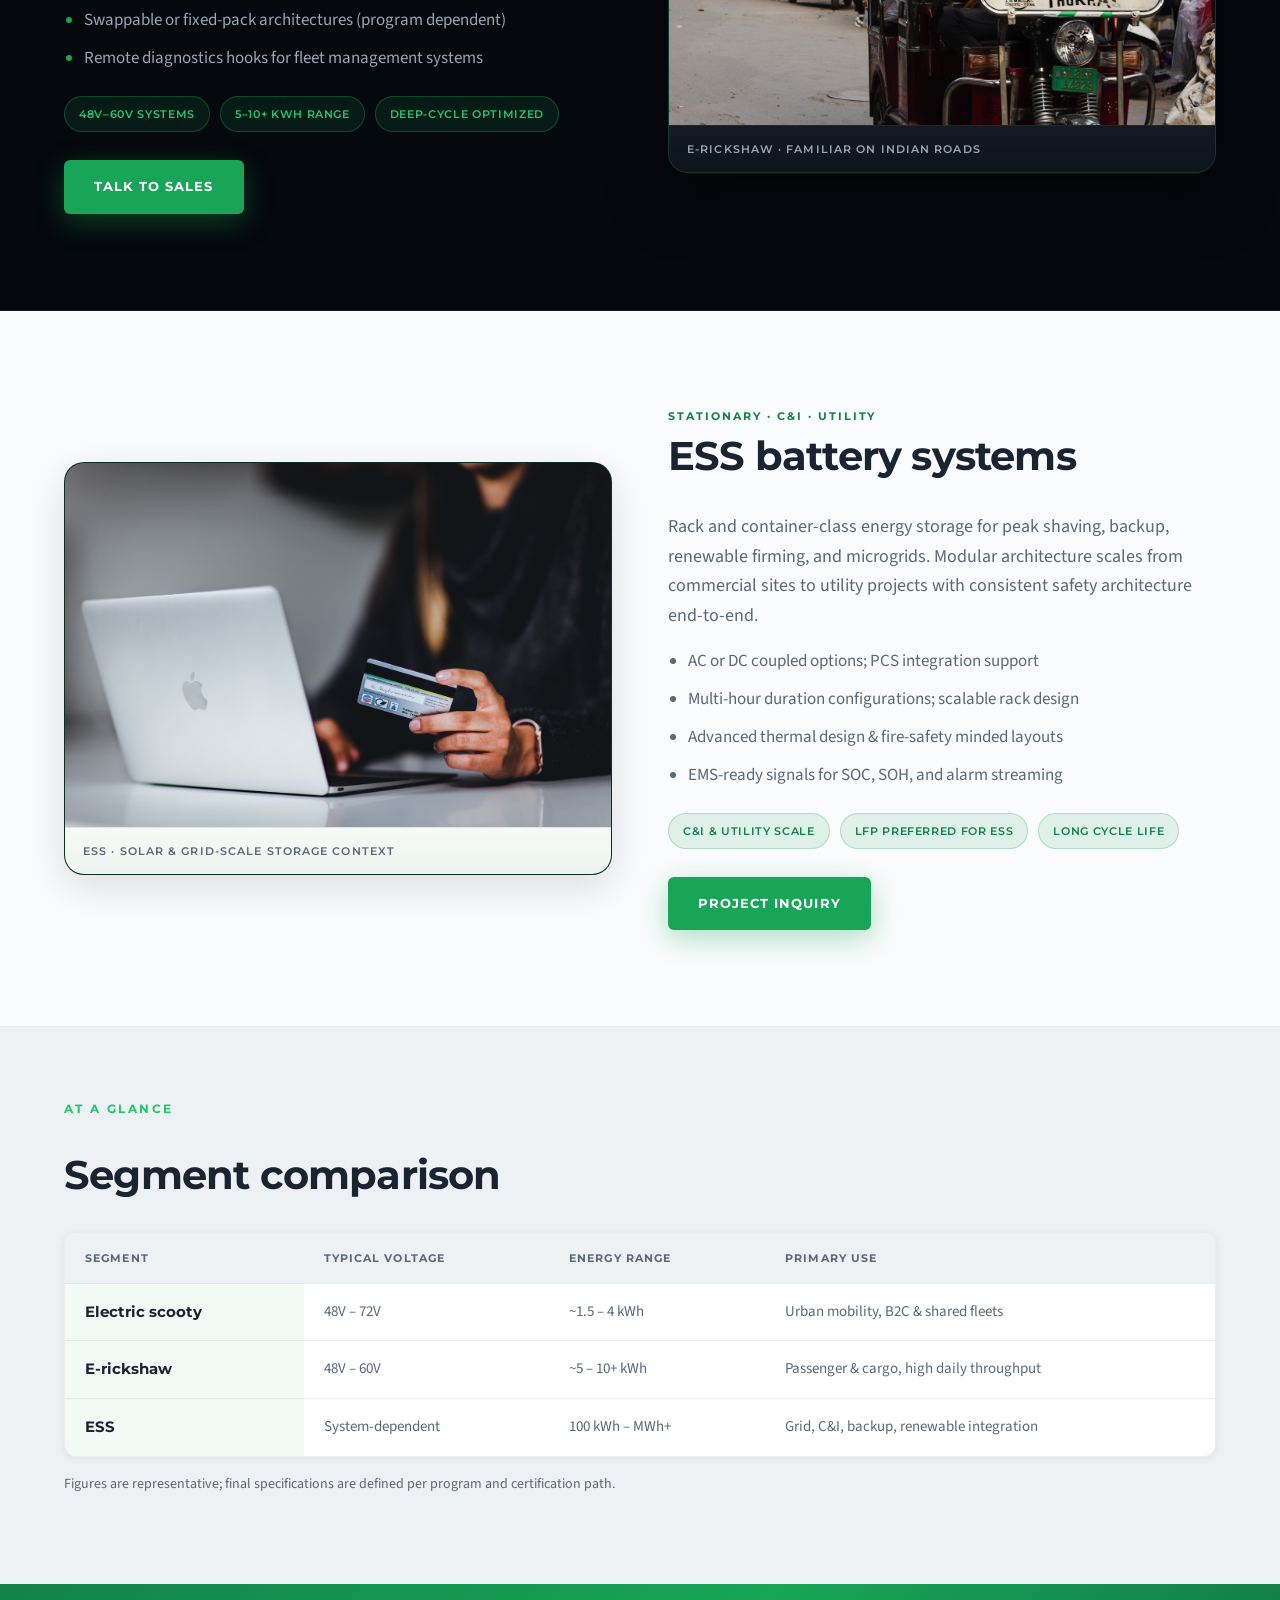
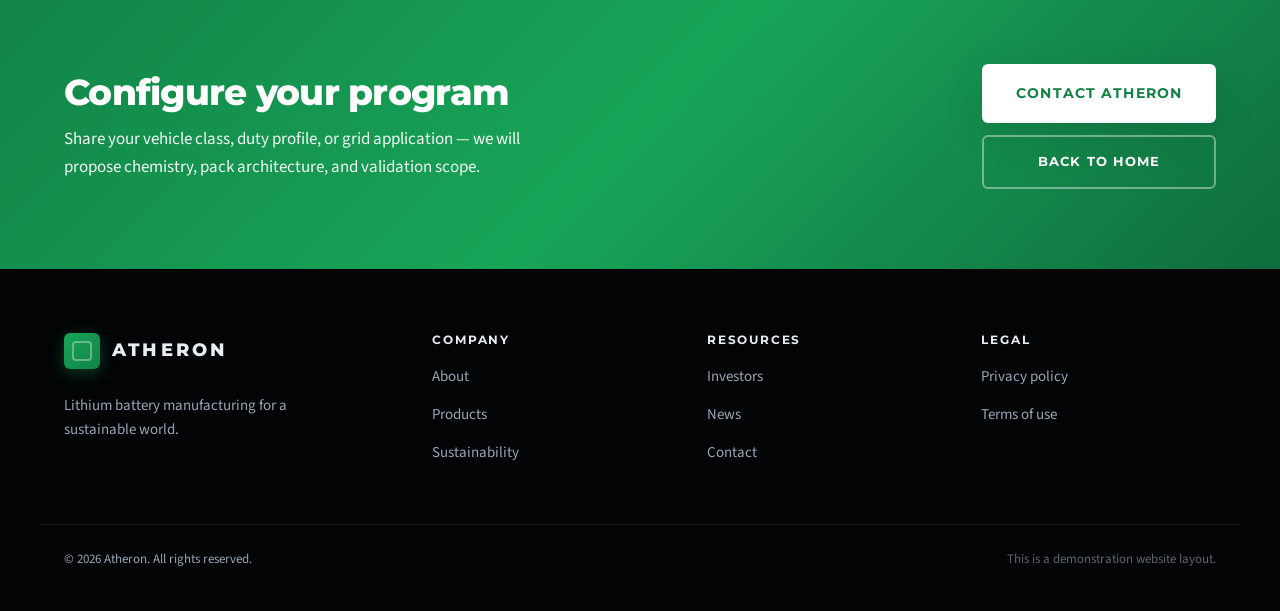
<file: products.html>
<!DOCTYPE html>
<html lang="en">
<head>
  <meta charset="UTF-8" />
  <meta name="viewport" content="width=device-width, initial-scale=1.0" />
  <meta name="description" content="Atheron battery products — electric scooty, e-rickshaw, and ESS solutions for mobility and grid storage." />
  <title>Products | Atheron</title>
  <link rel="preconnect" href="https://fonts.googleapis.com" />
  <link rel="preconnect" href="https://fonts.gstatic.com" crossorigin />
  <link href="https://fonts.googleapis.com/css2?family=Montserrat:wght@500;600;700;800&family=Source+Sans+3:ital,wght@0,400;0,500;0,600;0,700;1,400&display=swap" rel="stylesheet" />
  <link rel="stylesheet" href="css/styles.css" />
</head>
<body>
  <div class="noise" aria-hidden="true"></div>

  <header class="site-header" id="header">
    <div class="container header-inner">
      <a class="logo" href="index.html">
        <span class="logo-mark" aria-hidden="true"></span>
        <span class="logo-text">ATHERON</span>
      </a>
      <button class="nav-toggle" type="button" aria-expanded="false" aria-controls="primary-nav" id="navToggle">
        <span class="nav-toggle-bar"></span>
        <span class="nav-toggle-bar"></span>
        <span class="nav-toggle-bar"></span>
        <span class="visually-hidden">Menu</span>
      </button>
      <nav class="nav" id="primary-nav" aria-label="Primary">
        <ul class="nav-list">
          <li><a href="about.html">About</a></li>
          <li><a href="products.html" aria-current="page">Products</a></li>
          <li><a href="index.html#capabilities">Capabilities</a></li>
          <li><a href="index.html#manufacturing">Manufacturing</a></li>
          <li><a href="index.html#sustainability">Sustainability</a></li>
          <li><a href="index.html#investors">Investors</a></li>
          <li><a href="index.html#contact" class="nav-cta">Contact</a></li>
        </ul>
      </nav>
    </div>
  </header>

  <main class="page-main">
    <section class="page-hero">
      <div class="page-hero-media" aria-hidden="true">
        <div class="hero-gradient"></div>
        <div class="hero-grid"></div>
      </div>
      <div class="container page-hero-content">
        <p class="eyebrow reveal">Product portfolio</p>
        <h1 class="page-hero-title reveal reveal-delay-1">Batteries built for <span class="text-gradient">real-world</span> duty cycles</h1>
        <p class="page-hero-lead reveal reveal-delay-2">
          From last-mile mobility to commercial three-wheelers and grid-scale storage — Atheron delivers certified lithium-ion packs with integrated BMS, thermal management, and lifecycle support.
        </p>
        <nav class="product-jump reveal reveal-delay-3" aria-label="Product sections">
          <a href="#electric-scooty">Electric scooty</a>
          <a href="#e-rickshaw">E-rickshaw</a>
          <a href="#ess-batteries">ESS</a>
        </nav>
      </div>
    </section>

    <article class="product-showcase" id="electric-scooty">
      <div class="container product-showcase-inner">
        <div class="product-showcase-visual reveal">
          <figure class="product-art product-art--photo">
            <img
              class="product-photo"
              src="images/electric-scooty.jpg"
              width="1400"
              height="933"
              alt="Electric scooter parked on a city street, representing last-mile mobility"
              fetchpriority="high"
              decoding="async"
            />
            <figcaption class="product-photo-caption">Electric scooty · urban mobility</figcaption>
          </figure>
        </div>
        <div class="product-showcase-copy reveal">
          <p class="product-tag">Mobility · 2-wheel</p>
          <h2 class="section-title">Electric scooty packs</h2>
          <p class="section-lead">
            Compact, high-power modules for electric scooters — optimized for urban stop-and-go, fast acceleration, and reliable daily charging. Configurable voltage and capacity tiers for OEM and retrofit programs.
          </p>
          <ul class="product-highlights">
            <li>Integrated smart BMS with cell balancing &amp; fault isolation</li>
            <li>LFP / NMC chemistry options to match range &amp; cost targets</li>
            <li>IP-rated enclosures; vibration &amp; shock validated</li>
            <li>CAN / UART telemetry for vehicle controller integration</li>
          </ul>
          <div class="spec-chips">
            <span class="spec-chip">48V–72V class</span>
            <span class="spec-chip">1.5–4 kWh typical</span>
            <span class="spec-chip">Fast-charge ready</span>
          </div>
          <a href="index.html#contact" class="btn btn-primary product-cta">Request datasheet</a>
        </div>
      </div>
    </article>

    <article class="product-showcase product-showcase--alt" id="e-rickshaw">
      <div class="container product-showcase-inner product-showcase-inner--reverse">
        <div class="product-showcase-visual reveal">
          <figure class="product-art product-art--photo">
            <img
              class="product-photo"
              src="images/e-rickshaw.jpg"
              width="1400"
              height="933"
              alt="Auto rickshaw on a busy Indian street, representing e-rickshaw and passenger fleet use"
              loading="lazy"
              decoding="async"
            />
            <figcaption class="product-photo-caption">E-rickshaw · familiar on Indian roads</figcaption>
          </figure>
        </div>
        <div class="product-showcase-copy reveal">
          <p class="product-tag">Commercial · 3-wheel</p>
          <h2 class="section-title">E-rickshaw batteries</h2>
          <p class="section-lead">
            Heavy-duty traction packs engineered for all-day passenger and cargo duty. Deep discharge tolerance, consistent power under load, and long calendar life for fleet operators who cannot afford downtime.
          </p>
          <ul class="product-highlights">
            <li>High continuous discharge for gradients &amp; full passenger loads</li>
            <li>Reinforced module structure for rough-road environments</li>
            <li>Swappable or fixed-pack architectures (program dependent)</li>
            <li>Remote diagnostics hooks for fleet management systems</li>
          </ul>
          <div class="spec-chips">
            <span class="spec-chip">48V–60V systems</span>
            <span class="spec-chip">5–10+ kWh range</span>
            <span class="spec-chip">Deep-cycle optimized</span>
          </div>
          <a href="index.html#contact" class="btn btn-primary product-cta">Talk to sales</a>
        </div>
      </div>
    </article>

    <article class="product-showcase product-showcase--ess" id="ess-batteries">
      <div class="container product-showcase-inner">
        <div class="product-showcase-visual reveal">
          <figure class="product-art product-art--photo">
            <img
              class="product-photo"
              src="images/ess-batteries.jpg"
              width="1400"
              height="933"
              alt="Solar panels and renewable energy installation, representing grid and C&amp;I energy storage"
              loading="lazy"
              decoding="async"
            />
            <figcaption class="product-photo-caption">ESS · solar &amp; grid-scale storage context</figcaption>
          </figure>
        </div>
        <div class="product-showcase-copy reveal">
          <p class="product-tag">Stationary · C&amp;I · Utility</p>
          <h2 class="section-title">ESS battery systems</h2>
          <p class="section-lead">
            Rack and container-class energy storage for peak shaving, backup, renewable firming, and microgrids. Modular architecture scales from commercial sites to utility projects with consistent safety architecture end-to-end.
          </p>
          <ul class="product-highlights">
            <li>AC or DC coupled options; PCS integration support</li>
            <li>Multi-hour duration configurations; scalable rack design</li>
            <li>Advanced thermal design &amp; fire-safety minded layouts</li>
            <li>EMS-ready signals for SOC, SOH, and alarm streaming</li>
          </ul>
          <div class="spec-chips">
            <span class="spec-chip">C&amp;I &amp; utility scale</span>
            <span class="spec-chip">LFP preferred for ESS</span>
            <span class="spec-chip">Long cycle life</span>
          </div>
          <a href="index.html#contact" class="btn btn-primary product-cta">Project inquiry</a>
        </div>
      </div>
    </article>

    <section class="section section--muted product-bottom">
      <div class="container product-compare reveal">
        <p class="eyebrow">At a glance</p>
        <h2 class="section-title">Segment comparison</h2>
        <div class="compare-table-wrap">
          <table class="compare-table">
            <thead>
              <tr>
                <th scope="col">Segment</th>
                <th scope="col">Typical voltage</th>
                <th scope="col">Energy range</th>
                <th scope="col">Primary use</th>
              </tr>
            </thead>
            <tbody>
              <tr>
                <th scope="row">Electric scooty</th>
                <td data-label="Typical voltage">48V – 72V</td>
                <td data-label="Energy range">~1.5 – 4 kWh</td>
                <td data-label="Primary use">Urban mobility, B2C &amp; shared fleets</td>
              </tr>
              <tr>
                <th scope="row">E-rickshaw</th>
                <td data-label="Typical voltage">48V – 60V</td>
                <td data-label="Energy range">~5 – 10+ kWh</td>
                <td data-label="Primary use">Passenger &amp; cargo, high daily throughput</td>
              </tr>
              <tr>
                <th scope="row">ESS</th>
                <td data-label="Typical voltage">System-dependent</td>
                <td data-label="Energy range">100 kWh – MWh+</td>
                <td data-label="Primary use">Grid, C&amp;I, backup, renewable integration</td>
              </tr>
            </tbody>
          </table>
        </div>
        <p class="compare-footnote">Figures are representative; final specifications are defined per program and certification path.</p>
      </div>
    </section>

    <section class="section cta-band">
      <div class="container cta-inner reveal">
        <div>
          <h2 class="cta-title">Configure your program</h2>
          <p class="cta-lead">Share your vehicle class, duty profile, or grid application — we will propose chemistry, pack architecture, and validation scope.</p>
        </div>
        <div class="cta-actions">
          <a href="index.html#contact" class="btn btn-primary btn-large">Contact Atheron</a>
          <a href="index.html" class="btn btn-ghost">Back to home</a>
        </div>
      </div>
    </section>
  </main>

  <footer class="site-footer">
    <div class="container footer-grid">
      <div class="footer-brand">
        <a class="logo logo--footer" href="index.html">
          <span class="logo-mark" aria-hidden="true"></span>
          <span class="logo-text">ATHERON</span>
        </a>
        <p class="footer-tagline">Lithium battery manufacturing for a sustainable world.</p>
      </div>
      <div class="footer-col">
        <h3 class="footer-heading">Company</h3>
        <ul>
          <li><a href="about.html">About</a></li>
          <li><a href="products.html">Products</a></li>
          <li><a href="index.html#sustainability">Sustainability</a></li>
        </ul>
      </div>
      <div class="footer-col">
        <h3 class="footer-heading">Resources</h3>
        <ul>
          <li><a href="index.html#investors">Investors</a></li>
          <li><a href="index.html#news">News</a></li>
          <li><a href="index.html#contact">Contact</a></li>
        </ul>
      </div>
      <div class="footer-col">
        <h3 class="footer-heading">Legal</h3>
        <ul>
          <li><a href="#">Privacy policy</a></li>
          <li><a href="#">Terms of use</a></li>
        </ul>
      </div>
    </div>
    <div class="footer-bottom">
      <div class="container footer-bottom-inner">
        <p>© <span id="year"></span> Atheron. All rights reserved.</p>
        <p class="footer-note">This is a demonstration website layout.</p>
      </div>
    </div>
  </footer>

  <script src="js/main.js"></script>
</body>
</html>
</file>
<file: css/styles.css>
/* Atheron — corporate energy / manufacturing theme
   Typography: Montserrat (headings) + Source Sans 3 (body) — common large-cap energy sector stack
   Primary: #18A558 */

:root {
  --color-primary: #18a558;
  --color-primary-dark: #128346;
  --color-primary-light: #22c56e;
  --color-primary-soft: rgba(24, 165, 88, 0.12);
  --color-primary-glow: rgba(24, 165, 88, 0.35);
  --color-bg: #fafbfc;
  --color-bg-dark: #05080d;
  --color-bg-dark-elevated: #0c1219;
  --color-bg-muted: #eef1f4;
  --color-text: #1a2332;
  --color-text-muted: #5c6778;
  --color-text-on-dark: #e8edf2;
  --color-text-on-dark-muted: #9aa5b5;
  --color-border: rgba(26, 35, 50, 0.08);
  --color-border-dark: rgba(255, 255, 255, 0.08);
  --font-heading: "Montserrat", system-ui, sans-serif;
  --font-body: "Source Sans 3", system-ui, sans-serif;
  --shadow-sm: 0 2px 8px rgba(5, 8, 13, 0.06);
  --shadow-md: 0 12px 40px rgba(5, 8, 13, 0.12);
  --shadow-lg: 0 24px 80px rgba(5, 8, 13, 0.18);
  --radius-sm: 6px;
  --radius-md: 12px;
  --radius-lg: 20px;
  --header-h: 72px;
  --ease-out: cubic-bezier(0.22, 1, 0.36, 1);
  --transition-fast: 0.2s var(--ease-out);
  --transition-med: 0.45s var(--ease-out);
}

*,
*::before,
*::after {
  box-sizing: border-box;
}

html {
  scroll-behavior: smooth;
}

body {
  margin: 0;
  font-family: var(--font-body);
  font-size: 1.0625rem;
  line-height: 1.65;
  color: var(--color-text);
  background: var(--color-bg);
  -webkit-font-smoothing: antialiased;
  -moz-osx-font-smoothing: grayscale;
}

h1,
h2,
h3,
.logo-text {
  font-family: var(--font-heading);
  font-weight: 700;
  letter-spacing: -0.02em;
  line-height: 1.15;
}

h1 {
  font-size: clamp(2.25rem, 5vw, 3.75rem);
  font-weight: 800;
}

h2.section-title {
  font-size: clamp(1.75rem, 3.2vw, 2.5rem);
  font-weight: 700;
}

h3 {
  font-size: 1.25rem;
  font-weight: 600;
}

p {
  margin: 0 0 1rem;
}

a {
  color: var(--color-primary-dark);
  text-decoration: none;
  transition: color var(--transition-fast), opacity var(--transition-fast);
}

a:hover {
  color: var(--color-primary);
}

.visually-hidden {
  position: absolute;
  width: 1px;
  height: 1px;
  padding: 0;
  margin: -1px;
  overflow: hidden;
  clip: rect(0, 0, 0, 0);
  border: 0;
}

.container {
  width: 100%;
  max-width: 1200px;
  margin: 0 auto;
  padding: 0 24px;
}

/* Film grain / noise — subtle corporate texture (energy sites often use depth) */
.noise {
  pointer-events: none;
  position: fixed;
  inset: 0;
  z-index: 9999;
  opacity: 0.035;
  background-image: url("data:image/svg+xml,%3Csvg viewBox='0 0 256 256' xmlns='http://www.w3.org/2000/svg'%3E%3Cfilter id='n'%3E%3CfeTurbulence type='fractalNoise' baseFrequency='0.85' numOctaves='4' stitchTiles='stitch'/%3E%3C/filter%3E%3Crect width='100%25' height='100%25' filter='url(%23n)'/%3E%3C/svg%3E");
  mix-blend-mode: overlay;
}

/* Header — glass + border like premium corporate */
.site-header {
  position: fixed;
  top: 0;
  left: 0;
  right: 0;
  z-index: 1000;
  height: var(--header-h);
  display: flex;
  align-items: center;
  transition:
    background var(--transition-med),
    box-shadow var(--transition-med),
    border-color var(--transition-med);
  border-bottom: 1px solid transparent;
}

.site-header.is-scrolled {
  background: rgba(250, 251, 252, 0.88);
  backdrop-filter: blur(16px);
  -webkit-backdrop-filter: blur(16px);
  border-bottom-color: var(--color-border);
  box-shadow: var(--shadow-sm);
}

.site-header.is-scrolled .logo-text,
.site-header.is-scrolled .nav-list a:not(.nav-cta) {
  color: var(--color-text);
}

.site-header.is-scrolled .nav-cta {
  color: #fff;
}

/* Over hero: light text until user scrolls */
.site-header:not(.is-scrolled) .logo-text {
  color: #fff;
}

.site-header:not(.is-scrolled) .nav-list a:not(.nav-cta) {
  color: rgba(255, 255, 255, 0.82);
}

.site-header:not(.is-scrolled) .nav-list a:not(.nav-cta):hover {
  color: #fff;
}

.site-header:not(.is-scrolled) .nav-cta {
  background: var(--color-primary);
  color: #fff !important;
  border-color: transparent;
}

.header-inner {
  display: flex;
  align-items: center;
  justify-content: space-between;
  width: 100%;
}

.logo {
  display: inline-flex;
  align-items: center;
  gap: 12px;
  z-index: 1002;
}

.logo-mark {
  width: 36px;
  height: 36px;
  border-radius: var(--radius-sm);
  background: linear-gradient(135deg, var(--color-primary) 0%, var(--color-primary-dark) 100%);
  box-shadow: 0 4px 16px var(--color-primary-glow);
  position: relative;
}

.logo-mark::after {
  content: "";
  position: absolute;
  inset: 8px;
  border: 2px solid rgba(255, 255, 255, 0.35);
  border-radius: 4px;
}

.logo-text {
  font-size: 1.125rem;
  font-weight: 800;
  letter-spacing: 0.18em;
  color: inherit;
}

.logo--footer .logo-text {
  color: var(--color-text-on-dark);
}

.nav-toggle {
  display: none;
  flex-direction: column;
  gap: 6px;
  background: none;
  border: none;
  padding: 8px;
  cursor: pointer;
  z-index: 1002;
}

.nav-toggle-bar {
  width: 24px;
  height: 2px;
  background: currentColor;
  border-radius: 1px;
  transition: transform var(--transition-fast), opacity var(--transition-fast);
}

.site-header:not(.is-scrolled) .nav-toggle {
  color: #fff;
}

.site-header.is-scrolled .nav-toggle {
  color: var(--color-text);
}

.nav-list {
  list-style: none;
  margin: 0;
  padding: 0;
  display: flex;
  align-items: center;
  gap: 8px;
}

.nav-list a {
  display: inline-block;
  padding: 10px 14px;
  font-size: 0.8125rem;
  font-weight: 600;
  font-family: var(--font-heading);
  letter-spacing: 0.06em;
  text-transform: uppercase;
  color: inherit;
}

.nav-list a:hover {
  opacity: 0.85;
}

.nav-cta {
  background: var(--color-primary);
  color: #fff !important;
  border-radius: var(--radius-sm);
  margin-left: 8px;
  box-shadow: 0 4px 14px var(--color-primary-glow);
}

.nav-cta:hover {
  background: var(--color-primary-light);
  opacity: 1;
}

/* Hero — full viewport, gradient mesh + grid (Adani-style drama) */
.hero {
  position: relative;
  min-height: 100vh;
  min-height: 100dvh;
  display: flex;
  align-items: center;
  padding: calc(var(--header-h) + 48px) 0 80px;
  overflow: hidden;
}

.hero-media {
  position: absolute;
  inset: 0;
  z-index: 0;
}

.hero-gradient {
  position: absolute;
  inset: 0;
  background:
    radial-gradient(ellipse 120% 80% at 70% 20%, rgba(24, 165, 88, 0.25) 0%, transparent 50%),
    radial-gradient(ellipse 80% 60% at 20% 80%, rgba(18, 131, 70, 0.2) 0%, transparent 45%),
    linear-gradient(165deg, #030508 0%, #0a1628 35%, #05080d 100%);
}

.hero-gradient::after {
  content: "";
  position: absolute;
  inset: 0;
  background: linear-gradient(to top, rgba(5, 8, 13, 0.95) 0%, transparent 45%);
}

.hero-grid {
  position: absolute;
  inset: 0;
  background-image:
    linear-gradient(rgba(255, 255, 255, 0.03) 1px, transparent 1px),
    linear-gradient(90deg, rgba(255, 255, 255, 0.03) 1px, transparent 1px);
  background-size: 64px 64px;
  mask-image: radial-gradient(ellipse 90% 70% at 50% 40%, black 20%, transparent 70%);
  -webkit-mask-image: radial-gradient(ellipse 90% 70% at 50% 40%, black 20%, transparent 70%);
}

.hero-content {
  position: relative;
  z-index: 1;
  max-width: 880px;
}

.eyebrow {
  font-family: var(--font-heading);
  font-size: 0.75rem;
  font-weight: 700;
  letter-spacing: 0.2em;
  text-transform: uppercase;
  color: var(--color-primary-light);
  margin-bottom: 1.25rem;
}

.eyebrow--on-dark {
  color: var(--color-primary-light);
}

.hero-title {
  color: #fff;
  margin: 0 0 1.5rem;
  text-shadow: 0 2px 40px rgba(0, 0, 0, 0.35);
}

.text-gradient {
  background: linear-gradient(105deg, #fff 0%, var(--color-primary-light) 45%, var(--color-primary) 100%);
  -webkit-background-clip: text;
  background-clip: text;
  color: transparent;
}

.hero-lead {
  font-size: clamp(1.0625rem, 1.5vw, 1.25rem);
  color: var(--color-text-on-dark-muted);
  max-width: 640px;
  line-height: 1.7;
  margin-bottom: 2rem;
}

.hero-actions {
  display: flex;
  flex-wrap: wrap;
  gap: 16px;
}

.btn {
  display: inline-flex;
  align-items: center;
  justify-content: center;
  padding: 14px 28px;
  font-family: var(--font-heading);
  font-size: 0.8125rem;
  font-weight: 700;
  letter-spacing: 0.08em;
  text-transform: uppercase;
  border-radius: var(--radius-sm);
  border: 2px solid transparent;
  cursor: pointer;
  transition:
    transform var(--transition-fast),
    box-shadow var(--transition-fast),
    background var(--transition-fast),
    border-color var(--transition-fast);
}

.btn:active {
  transform: scale(0.98);
}

.btn-primary {
  background: var(--color-primary);
  color: #fff;
  box-shadow: 0 8px 28px var(--color-primary-glow);
}

.btn-primary:hover {
  background: var(--color-primary-light);
  color: #fff;
  box-shadow: 0 12px 36px var(--color-primary-glow);
}

.btn-outline {
  background: transparent;
  color: #fff;
  border-color: rgba(255, 255, 255, 0.35);
}

.btn-outline:hover {
  border-color: var(--color-primary-light);
  color: #fff;
  background: rgba(255, 255, 255, 0.06);
}

.btn-large {
  padding: 16px 32px;
  font-size: 0.875rem;
}

.btn-ghost {
  background: transparent;
  color: var(--color-text-on-dark);
  border-color: var(--color-border-dark);
}

.btn-ghost:hover {
  border-color: var(--color-primary);
  color: var(--color-primary-light);
}

.hero-scroll {
  position: absolute;
  bottom: 32px;
  left: 50%;
  transform: translateX(-50%);
  display: flex;
  flex-direction: column;
  align-items: center;
  gap: 12px;
  font-family: var(--font-heading);
  font-size: 0.625rem;
  font-weight: 600;
  letter-spacing: 0.25em;
  text-transform: uppercase;
  color: rgba(255, 255, 255, 0.35);
  z-index: 1;
}

.hero-scroll-line {
  width: 1px;
  height: 48px;
  background: linear-gradient(to bottom, var(--color-primary), transparent);
  animation: scroll-line 2s var(--ease-out) infinite;
}

@keyframes scroll-line {
  0% {
    transform: scaleY(0);
    transform-origin: top;
  }
  40% {
    transform: scaleY(1);
    transform-origin: top;
  }
  60% {
    transform: scaleY(1);
    transform-origin: bottom;
  }
  100% {
    transform: scaleY(0);
    transform-origin: bottom;
  }
}

/* Metrics strip */
.metrics {
  position: relative;
  z-index: 2;
  margin-top: -48px;
  padding: 0 24px 64px;
}

.metrics-inner {
  display: grid;
  grid-template-columns: repeat(4, 1fr);
  gap: 0;
  background: #fff;
  border-radius: var(--radius-lg);
  box-shadow: var(--shadow-lg);
  border: 1px solid var(--color-border);
  overflow: hidden;
}

.metric {
  padding: 32px 28px;
  text-align: center;
  border-right: 1px solid var(--color-border);
}

.metric:last-child {
  border-right: none;
}

.metric-value {
  font-family: var(--font-heading);
  font-size: clamp(2rem, 4vw, 2.75rem);
  font-weight: 800;
  color: var(--color-primary-dark);
  letter-spacing: -0.03em;
  line-height: 1;
}

.metric-suffix {
  font-family: var(--font-heading);
  font-size: 1.5rem;
  font-weight: 700;
  color: var(--color-primary);
  vertical-align: super;
  margin-left: 2px;
}

.metric-label {
  display: block;
  margin-top: 12px;
  font-size: 0.8125rem;
  color: var(--color-text-muted);
  line-height: 1.4;
  max-width: 200px;
  margin-left: auto;
  margin-right: auto;
}

/* Sections */
.section {
  padding: 96px 0;
}

.section--dark {
  background: var(--color-bg-dark);
  color: var(--color-text-on-dark);
}

.section--muted {
  background: var(--color-bg-muted);
}

.section-head {
  max-width: 720px;
  margin-bottom: 48px;
}

.section-head--row {
  display: flex;
  align-items: flex-end;
  justify-content: space-between;
  max-width: none;
  gap: 24px;
  flex-wrap: wrap;
}

.section-lead {
  font-size: 1.125rem;
  color: var(--color-text-muted);
  margin-top: 1rem;
}

.section-lead--muted {
  color: var(--color-text-on-dark-muted);
}

.section--dark .section-title {
  color: #fff;
}

.link-arrow {
  font-family: var(--font-heading);
  font-size: 0.8125rem;
  font-weight: 700;
  letter-spacing: 0.08em;
  text-transform: uppercase;
  color: var(--color-primary);
}

.link-arrow:hover {
  color: var(--color-primary-light);
}

/* About */
.about-grid {
  display: grid;
  grid-template-columns: repeat(3, 1fr);
  gap: 24px;
}

.about-card {
  padding: 32px;
  background: #fff;
  border-radius: var(--radius-md);
  border: 1px solid var(--color-border);
  box-shadow: var(--shadow-sm);
  transition:
    transform var(--transition-med),
    box-shadow var(--transition-med),
    border-color var(--transition-fast);
}

.about-card:hover {
  transform: translateY(-6px);
  box-shadow: var(--shadow-md);
  border-color: rgba(24, 165, 88, 0.25);
}

.about-card h3 {
  margin: 0 0 12px;
  font-size: 1.125rem;
}

.about-card p {
  margin: 0;
  color: var(--color-text-muted);
  font-size: 1rem;
}

.about-card-icon {
  display: flex;
  align-items: center;
  justify-content: center;
  width: 56px;
  height: 56px;
  border-radius: var(--radius-sm);
  margin-bottom: 20px;
  color: var(--color-primary-dark);
  background: linear-gradient(145deg, rgba(24, 165, 88, 0.18), rgba(24, 165, 88, 0.05));
  border: 1px solid rgba(24, 165, 88, 0.28);
}

.about-card-icon svg {
  flex-shrink: 0;
}

.about-card-icon--2 {
  color: #0f6d3d;
  background: linear-gradient(145deg, rgba(24, 165, 88, 0.24), rgba(24, 165, 88, 0.07));
  border-color: rgba(24, 165, 88, 0.32);
}

.about-card-icon--3 {
  color: #0a5a30;
  background: linear-gradient(145deg, rgba(18, 131, 70, 0.22), rgba(24, 165, 88, 0.06));
  border-color: rgba(18, 131, 70, 0.28);
}

.about-cta-wrap {
  margin-top: 40px;
  text-align: center;
}

/* Capabilities grid */
.cap-grid {
  display: grid;
  grid-template-columns: repeat(2, 1fr);
  gap: 24px;
}

.cap-card {
  padding: 36px;
  background: var(--color-bg-dark-elevated);
  border-radius: var(--radius-md);
  border: 1px solid var(--color-border-dark);
  transition:
    transform var(--transition-med),
    border-color var(--transition-fast),
    box-shadow var(--transition-med);
}

.cap-card:hover {
  transform: translateY(-4px);
  border-color: rgba(24, 165, 88, 0.35);
  box-shadow: 0 20px 60px rgba(0, 0, 0, 0.35);
}

.cap-num {
  font-family: var(--font-heading);
  font-size: 0.75rem;
  font-weight: 800;
  letter-spacing: 0.15em;
  color: var(--color-primary);
  display: block;
  margin-bottom: 16px;
}

.cap-card h3 {
  color: #fff;
  margin: 0 0 12px;
  font-size: 1.25rem;
}

.cap-card p {
  color: var(--color-text-on-dark-muted);
  margin: 0 0 20px;
  font-size: 1rem;
}

.cap-link {
  font-family: var(--font-heading);
  font-size: 0.75rem;
  font-weight: 700;
  letter-spacing: 0.1em;
  text-transform: uppercase;
  color: var(--color-primary-light);
}

.cap-link:hover {
  color: #fff;
}

/* Manufacturing */
.manufacturing-layout {
  display: grid;
  grid-template-columns: 1fr 1fr;
  gap: 64px;
  align-items: center;
}

.checklist {
  list-style: none;
  margin: 24px 0 0;
  padding: 0;
}

.checklist li {
  position: relative;
  padding-left: 28px;
  margin-bottom: 12px;
  color: var(--color-text-muted);
}

.checklist li::before {
  content: "";
  position: absolute;
  left: 0;
  top: 0.45em;
  width: 8px;
  height: 8px;
  border-radius: 50%;
  background: var(--color-primary);
  box-shadow: 0 0 0 3px var(--color-primary-soft);
}

.manufacturing-visual {
  min-height: 360px;
}

.manufacturing-panel {
  height: 100%;
  min-height: 360px;
  border-radius: var(--radius-lg);
  background:
    linear-gradient(145deg, rgba(24, 165, 88, 0.15) 0%, transparent 50%),
    linear-gradient(165deg, #0c1219 0%, #05080d 100%);
  border: 1px solid var(--color-border-dark);
  padding: 40px;
  display: flex;
  flex-direction: column;
  justify-content: flex-end;
  gap: 20px;
  position: relative;
  overflow: hidden;
}

.manufacturing-panel::before {
  content: "";
  position: absolute;
  top: -50%;
  right: -30%;
  width: 80%;
  height: 100%;
  background: radial-gradient(circle, rgba(24, 165, 88, 0.12) 0%, transparent 65%);
  pointer-events: none;
}

.manufacturing-stat {
  display: flex;
  justify-content: space-between;
  align-items: baseline;
  padding: 16px 0;
  border-top: 1px solid var(--color-border-dark);
  position: relative;
  z-index: 1;
}

.manufacturing-stat-label {
  font-size: 0.8125rem;
  color: var(--color-text-on-dark-muted);
  text-transform: uppercase;
  letter-spacing: 0.08em;
  font-weight: 600;
}

.manufacturing-stat-value {
  font-family: var(--font-heading);
  font-weight: 800;
  font-size: 1.125rem;
  color: var(--color-primary-light);
}

/* Sustainability */
.sustainability-banner {
  display: flex;
  flex-wrap: wrap;
  align-items: center;
  justify-content: space-between;
  gap: 32px;
  padding: 56px;
  border-radius: var(--radius-lg);
  background: linear-gradient(120deg, var(--color-primary-soft) 0%, #fff 40%, #eef6f0 100%);
  border: 1px solid rgba(24, 165, 88, 0.2);
  box-shadow: var(--shadow-md);
}

.sustainability-text {
  flex: 1;
  min-width: 280px;
}

.sustainability .section-title {
  margin-top: 0.5rem;
}

/* News */
.news-grid {
  display: grid;
  grid-template-columns: repeat(3, 1fr);
  gap: 24px;
}

.news-card {
  padding: 28px;
  background: #fff;
  border-radius: var(--radius-md);
  border: 1px solid var(--color-border);
  transition: box-shadow var(--transition-med), border-color var(--transition-fast);
}

.news-card:hover {
  box-shadow: var(--shadow-md);
  border-color: rgba(24, 165, 88, 0.2);
}

.news-card time {
  font-size: 0.75rem;
  font-weight: 600;
  letter-spacing: 0.06em;
  text-transform: uppercase;
  color: var(--color-primary-dark);
}

.news-card h3 {
  margin: 12px 0;
  font-size: 1.125rem;
  line-height: 1.35;
}

.news-card p {
  color: var(--color-text-muted);
  font-size: 0.9375rem;
  margin-bottom: 16px;
}

/* Leadership quote */
.quote-grid {
  max-width: 800px;
}

.quote-card {
  margin: 0;
  padding: 40px 48px;
  background: #fff;
  border-radius: var(--radius-lg);
  border-left: 4px solid var(--color-primary);
  box-shadow: var(--shadow-sm);
}

.quote-text {
  font-size: 1.25rem;
  line-height: 1.6;
  color: var(--color-text);
  font-style: italic;
  margin: 0 0 24px;
}

.quote-name {
  font-family: var(--font-heading);
  font-weight: 700;
  font-style: normal;
  font-size: 1rem;
  color: var(--color-text);
}

.quote-role {
  display: block;
  font-size: 0.9375rem;
  color: var(--color-text-muted);
  margin-top: 4px;
}

/* Investors */
.investor-list {
  list-style: none;
  margin: 0;
  padding: 0;
  display: flex;
  flex-direction: column;
  gap: 12px;
}

.investor-list a {
  display: flex;
  align-items: center;
  justify-content: space-between;
  padding: 20px 24px;
  background: var(--color-bg-dark-elevated);
  border-radius: var(--radius-md);
  border: 1px solid var(--color-border-dark);
  color: var(--color-text-on-dark);
  font-family: var(--font-heading);
  font-weight: 600;
  font-size: 0.9375rem;
  transition:
    background var(--transition-fast),
    border-color var(--transition-fast),
    transform var(--transition-fast);
}

.investor-list a:hover {
  background: rgba(24, 165, 88, 0.1);
  border-color: rgba(24, 165, 88, 0.35);
  color: #fff;
}

.file-tag {
  font-size: 0.6875rem;
  font-weight: 800;
  letter-spacing: 0.1em;
  color: var(--color-primary-light);
  padding: 4px 8px;
  border: 1px solid rgba(24, 165, 88, 0.4);
  border-radius: 4px;
}

/* CTA */
.cta-band {
  padding: 80px 0;
  background: linear-gradient(135deg, var(--color-primary-dark) 0%, var(--color-primary) 50%, #0f6d3d 100%);
  color: #fff;
}

.cta-inner {
  display: flex;
  flex-wrap: wrap;
  align-items: center;
  justify-content: space-between;
  gap: 32px;
}

.cta-title {
  font-family: var(--font-heading);
  font-size: clamp(1.75rem, 3vw, 2.25rem);
  font-weight: 800;
  margin: 0 0 12px;
  color: #fff;
}

.cta-lead {
  margin: 0;
  max-width: 480px;
  opacity: 0.95;
  font-size: 1.0625rem;
}

.cta-actions {
  display: flex;
  flex-direction: column;
  gap: 12px;
}

.cta-band .btn-primary {
  background: #fff;
  color: var(--color-primary-dark);
  box-shadow: var(--shadow-md);
}

.cta-band .btn-primary:hover {
  background: #f0f4f2;
  color: var(--color-primary-dark);
}

.cta-band .btn-ghost {
  color: #fff;
  border-color: rgba(255, 255, 255, 0.4);
}

.cta-band .btn-ghost:hover {
  background: rgba(255, 255, 255, 0.1);
  border-color: #fff;
  color: #fff;
}

/* Footer */
.site-footer {
  background: #020406;
  color: var(--color-text-on-dark-muted);
  padding-top: 64px;
}

.footer-grid {
  display: grid;
  grid-template-columns: 1.4fr repeat(3, 1fr);
  gap: 40px;
  padding-bottom: 48px;
  border-bottom: 1px solid var(--color-border-dark);
}

.footer-tagline {
  margin-top: 16px;
  max-width: 280px;
  font-size: 0.9375rem;
}

.footer-heading {
  font-family: var(--font-heading);
  font-size: 0.75rem;
  font-weight: 700;
  letter-spacing: 0.15em;
  text-transform: uppercase;
  color: var(--color-text-on-dark);
  margin: 0 0 16px;
}

.footer-col ul {
  list-style: none;
  margin: 0;
  padding: 0;
}

.footer-col li {
  margin-bottom: 10px;
}

.footer-col a {
  color: var(--color-text-on-dark-muted);
  font-size: 0.9375rem;
}

.footer-col a:hover {
  color: var(--color-primary-light);
}

.footer-bottom {
  padding: 24px 0;
}

.footer-bottom-inner {
  display: flex;
  flex-wrap: wrap;
  justify-content: space-between;
  gap: 16px;
  font-size: 0.8125rem;
}

.footer-note {
  opacity: 0.6;
  margin: 0;
}

/* Scroll reveal */
.reveal {
  opacity: 0;
  transform: translateY(28px);
  transition:
    opacity 0.7s var(--ease-out),
    transform 0.7s var(--ease-out);
}

.reveal.is-visible {
  opacity: 1;
  transform: translateY(0);
}

.reveal-delay-1 {
  transition-delay: 0.1s;
}
.reveal-delay-2 {
  transition-delay: 0.2s;
}
.reveal-delay-3 {
  transition-delay: 0.35s;
}

@media (prefers-reduced-motion: reduce) {
  html {
    scroll-behavior: auto;
  }

  .reveal {
    opacity: 1;
    transform: none;
    transition: none;
  }

  .hero-scroll-line {
    animation: none;
  }
}

/* Mobile */
@media (max-width: 1024px) {
  .metrics-inner {
    grid-template-columns: repeat(2, 1fr);
  }

  .metric:nth-child(2) {
    border-right: none;
  }

  .metric:nth-child(1),
  .metric:nth-child(2) {
    border-bottom: 1px solid var(--color-border);
  }

  .about-grid {
    grid-template-columns: 1fr;
  }

  .manufacturing-layout {
    grid-template-columns: 1fr;
  }

  .news-grid {
    grid-template-columns: 1fr;
  }

  .footer-grid {
    grid-template-columns: 1fr 1fr;
  }
}

@media (max-width: 768px) {
  .nav-toggle {
    display: flex;
  }

  .nav {
    position: fixed;
    inset: 0;
    top: var(--header-h);
    background: rgba(5, 8, 13, 0.97);
    padding: 24px;
    transform: translateX(100%);
    transition: transform var(--transition-med);
  }

  .nav.is-open {
    transform: translateX(0);
  }

  .nav-list {
    flex-direction: column;
    align-items: stretch;
    gap: 0;
  }

  .nav-list a {
    color: #fff !important;
    padding: 16px;
    border-bottom: 1px solid var(--color-border-dark);
  }

  .nav-cta {
    margin-left: 0;
    text-align: center;
    margin-top: 16px;
  }

  .site-header.is-scrolled .nav-list a:not(.nav-cta) {
    color: #fff !important;
  }

  .metrics-inner {
    grid-template-columns: 1fr;
  }

  .metric {
    border-right: none;
    border-bottom: 1px solid var(--color-border);
  }

  .metric:last-child {
    border-bottom: none;
  }

  .cap-grid {
    grid-template-columns: 1fr;
  }

  .sustainability-banner {
    padding: 32px;
  }

  .quote-card {
    padding: 28px;
  }

  .footer-grid {
    grid-template-columns: 1fr;
  }

  .hero-scroll {
    display: none;
  }
}

/* Decimal animation for 99.9 */
.metric-value.decimal {
  font-variant-numeric: tabular-nums;
}

/* —— About page —— */
.about-jump {
  display: flex;
  flex-wrap: wrap;
  gap: 12px;
}

.about-jump a {
  display: inline-flex;
  align-items: center;
  padding: 12px 18px;
  font-family: var(--font-heading);
  font-size: 0.6875rem;
  font-weight: 700;
  letter-spacing: 0.12em;
  text-transform: uppercase;
  color: rgba(255, 255, 255, 0.88);
  border: 1px solid rgba(255, 255, 255, 0.2);
  border-radius: var(--radius-sm);
  background: rgba(255, 255, 255, 0.04);
  transition:
    background var(--transition-fast),
    border-color var(--transition-fast),
    color var(--transition-fast);
}

.about-jump a:hover {
  border-color: var(--color-primary-light);
  background: rgba(24, 165, 88, 0.15);
  color: #fff;
}

.about-story {
  padding-top: 88px;
}

.story-split {
  display: grid;
  grid-template-columns: 1.15fr 0.85fr;
  gap: 56px;
  align-items: start;
}

.story-split-copy p:not(.section-lead):not(.eyebrow) {
  color: var(--color-text-muted);
  margin-bottom: 1.25rem;
}

.story-split-aside {
  position: sticky;
  top: calc(var(--header-h) + 24px);
}

.story-stats {
  list-style: none;
  margin: 0;
  padding: 0;
  border-radius: var(--radius-md);
  border: 1px solid var(--color-border);
  background: #fff;
  box-shadow: var(--shadow-sm);
  overflow: hidden;
}

.story-stats li {
  padding: 24px 28px;
  border-bottom: 1px solid var(--color-border);
}

.story-stats li:last-child {
  border-bottom: none;
}

.story-stat-value {
  display: block;
  font-family: var(--font-heading);
  font-weight: 800;
  font-size: 0.9375rem;
  letter-spacing: 0.04em;
  color: var(--color-primary-dark);
  margin-bottom: 8px;
}

.story-stat-label {
  font-size: 0.9375rem;
  color: var(--color-text-muted);
  line-height: 1.45;
}

.about-mission .value-grid {
  display: grid;
  grid-template-columns: repeat(3, 1fr);
  gap: 24px;
}

.value-card {
  padding: 28px;
  background: var(--color-bg-dark-elevated);
  border-radius: var(--radius-md);
  border: 1px solid var(--color-border-dark);
  transition:
    transform var(--transition-med),
    border-color var(--transition-fast);
}

.value-card:hover {
  transform: translateY(-4px);
  border-color: rgba(24, 165, 88, 0.35);
}

.value-card-icon {
  display: flex;
  align-items: center;
  justify-content: center;
  width: 48px;
  height: 48px;
  margin-bottom: 18px;
  border-radius: var(--radius-sm);
  color: var(--color-primary-light);
  background: rgba(24, 165, 88, 0.12);
  border: 1px solid rgba(24, 165, 88, 0.28);
}

.value-card h3 {
  color: #fff;
  margin: 0 0 12px;
  font-size: 1.125rem;
}

.value-card p {
  margin: 0;
  color: var(--color-text-on-dark-muted);
  font-size: 1rem;
}

.team-grid {
  display: grid;
  grid-template-columns: repeat(3, 1fr);
  gap: 28px;
}

.team-card {
  padding: 28px;
  background: #fff;
  border-radius: var(--radius-md);
  border: 1px solid var(--color-border);
  box-shadow: var(--shadow-sm);
  transition:
    box-shadow var(--transition-med),
    border-color var(--transition-fast);
}

.team-card:hover {
  border-color: rgba(24, 165, 88, 0.22);
  box-shadow: var(--shadow-md);
}

.team-avatar {
  width: 72px;
  height: 72px;
  border-radius: 50%;
  display: flex;
  align-items: center;
  justify-content: center;
  font-family: var(--font-heading);
  font-weight: 800;
  font-size: 1.125rem;
  letter-spacing: 0.04em;
  color: #fff;
  margin-bottom: 18px;
  background: linear-gradient(135deg, var(--color-primary) 0%, var(--color-primary-dark) 100%);
  box-shadow: 0 6px 20px var(--color-primary-glow);
}

.team-avatar--alt {
  background: linear-gradient(135deg, #1a3d2e 0%, var(--color-primary-dark) 100%);
  box-shadow: 0 4px 16px rgba(5, 8, 13, 0.12);
}

.team-name {
  font-family: var(--font-heading);
  font-size: 1.125rem;
  font-weight: 700;
  margin: 0 0 6px;
  color: var(--color-text);
}

.team-role {
  margin: 0 0 12px;
  font-size: 0.8125rem;
  font-weight: 600;
  letter-spacing: 0.06em;
  text-transform: uppercase;
  color: var(--color-primary-dark);
}

.team-bio {
  margin: 0;
  font-size: 0.9375rem;
  color: var(--color-text-muted);
  line-height: 1.55;
}

.team-grid--compact {
  grid-template-columns: repeat(3, 1fr);
}

.team-card--compact {
  text-align: center;
  padding: 24px 20px;
}

.team-card--compact .team-avatar {
  margin-left: auto;
  margin-right: auto;
}

.team-card--compact .team-bio {
  display: none;
}

.team-note {
  margin-top: 40px;
  text-align: center;
  max-width: 560px;
  margin-left: auto;
  margin-right: auto;
  color: var(--color-text-muted);
  font-size: 1rem;
}

.team-note a {
  font-weight: 600;
}

.about-governance {
  padding-top: 72px;
  padding-bottom: 72px;
}

.governance-panel {
  display: grid;
  grid-template-columns: 1fr 1fr;
  gap: 40px;
  align-items: start;
  padding: 48px;
  border-radius: var(--radius-lg);
  background: linear-gradient(120deg, var(--color-primary-soft) 0%, #fff 55%);
  border: 1px solid rgba(24, 165, 88, 0.2);
  box-shadow: var(--shadow-sm);
}

.governance-list {
  margin: 0;
  padding-left: 1.25rem;
  color: var(--color-text-muted);
  line-height: 1.75;
}

.governance-list li {
  margin-bottom: 10px;
}

@media (max-width: 1024px) {
  .story-split {
    grid-template-columns: 1fr;
  }

  .story-split-aside {
    position: static;
  }

  .about-mission .value-grid {
    grid-template-columns: 1fr;
  }

  .team-grid,
  .team-grid--compact {
    grid-template-columns: repeat(2, 1fr);
  }

  .governance-panel {
    grid-template-columns: 1fr;
  }
}

@media (max-width: 768px) {
  .team-grid,
  .team-grid--compact {
    grid-template-columns: 1fr;
  }
}

/* —— Products page —— */
.page-main {
  padding-top: 0;
}

.page-hero {
  position: relative;
  min-height: 52vh;
  min-height: 52dvh;
  display: flex;
  align-items: center;
  padding: calc(var(--header-h) + 56px) 0 64px;
  overflow: hidden;
}

.page-hero-media {
  position: absolute;
  inset: 0;
  z-index: 0;
}

.page-hero-media .hero-gradient,
.page-hero-media .hero-grid {
  position: absolute;
  inset: 0;
}

.page-hero-content {
  position: relative;
  z-index: 1;
  max-width: 820px;
}

.page-hero-title {
  font-family: var(--font-heading);
  font-size: clamp(2rem, 4.2vw, 3.25rem);
  font-weight: 800;
  letter-spacing: -0.02em;
  line-height: 1.12;
  color: #fff;
  margin: 0 0 1.25rem;
  text-shadow: 0 2px 32px rgba(0, 0, 0, 0.3);
}

.page-hero-lead {
  font-size: 1.125rem;
  color: var(--color-text-on-dark-muted);
  line-height: 1.7;
  margin: 0 0 2rem;
  max-width: 640px;
}

.product-jump {
  display: flex;
  flex-wrap: wrap;
  gap: 12px;
}

.product-jump a {
  display: inline-flex;
  align-items: center;
  padding: 12px 20px;
  font-family: var(--font-heading);
  font-size: 0.6875rem;
  font-weight: 700;
  letter-spacing: 0.14em;
  text-transform: uppercase;
  color: rgba(255, 255, 255, 0.88);
  border: 1px solid rgba(255, 255, 255, 0.2);
  border-radius: var(--radius-sm);
  background: rgba(255, 255, 255, 0.04);
  transition:
    background var(--transition-fast),
    border-color var(--transition-fast),
    color var(--transition-fast);
}

.product-jump a:hover {
  border-color: var(--color-primary-light);
  background: rgba(24, 165, 88, 0.15);
  color: #fff;
}

.nav-list a[aria-current="page"] {
  color: var(--color-primary-light);
}

.site-header.is-scrolled .nav-list a[aria-current="page"] {
  color: var(--color-primary-dark);
}

.product-showcase {
  padding: 96px 0;
  border-bottom: 1px solid var(--color-border);
}

.product-showcase-inner {
  display: grid;
  grid-template-columns: 1fr 1fr;
  gap: 56px;
  align-items: center;
}

.product-showcase-inner--reverse {
  direction: rtl;
}

.product-showcase-inner--reverse > * {
  direction: ltr;
}

.product-showcase-visual {
  min-height: 200px;
}

.product-art {
  margin: 0;
}

.product-art--photo {
  display: flex;
  flex-direction: column;
  border-radius: var(--radius-lg);
  overflow: hidden;
  border: 1px solid rgba(24, 165, 88, 0.18);
  background: #0c1219;
  box-shadow: var(--shadow-md);
  transition:
    transform var(--transition-med),
    box-shadow var(--transition-med);
}

.product-showcase--alt .product-art--photo {
  border-color: rgba(24, 165, 88, 0.28);
  box-shadow: 0 24px 56px rgba(0, 0, 0, 0.5);
}

.product-art--photo:hover {
  transform: translateY(-5px);
  box-shadow: var(--shadow-lg);
}

.product-photo {
  width: 100%;
  aspect-ratio: 3 / 2;
  height: auto;
  object-fit: cover;
  object-position: center;
  display: block;
}

.product-photo-caption {
  margin: 0;
  padding: 14px 18px;
  font-family: var(--font-heading);
  font-size: 0.6875rem;
  font-weight: 600;
  letter-spacing: 0.1em;
  text-transform: uppercase;
  color: var(--color-text-muted);
  background: linear-gradient(180deg, #f6faf7 0%, #eef4f0 100%);
  border-top: 1px solid rgba(24, 165, 88, 0.12);
}

.product-showcase--alt .product-photo-caption {
  color: var(--color-text-on-dark-muted);
  background: linear-gradient(180deg, #121a24 0%, #0d141c 100%);
  border-top-color: var(--color-border-dark);
}

.product-showcase-copy .section-title {
  margin-top: 0.35rem;
}

.product-tag {
  font-family: var(--font-heading);
  font-size: 0.6875rem;
  font-weight: 700;
  letter-spacing: 0.18em;
  text-transform: uppercase;
  color: var(--color-primary-dark);
  margin: 0 0 8px;
}

.product-showcase--alt .product-tag {
  color: var(--color-primary-light);
}

.product-showcase--alt .section-title {
  color: #fff;
}

.product-showcase--alt .section-lead {
  color: var(--color-text-on-dark-muted);
}

.product-highlights {
  margin: 0 0 24px;
  padding-left: 1.25rem;
  color: var(--color-text-muted);
}

.product-highlights li {
  margin-bottom: 10px;
}

.product-showcase--alt .product-highlights {
  color: var(--color-text-on-dark-muted);
}

.product-showcase--alt .product-highlights li::marker {
  color: var(--color-primary);
}

.spec-chips {
  display: flex;
  flex-wrap: wrap;
  gap: 10px;
  margin-bottom: 28px;
}

.spec-chip {
  font-family: var(--font-heading);
  font-size: 0.6875rem;
  font-weight: 600;
  letter-spacing: 0.06em;
  text-transform: uppercase;
  padding: 8px 14px;
  border-radius: 100px;
  background: var(--color-primary-soft);
  color: var(--color-primary-dark);
  border: 1px solid rgba(24, 165, 88, 0.25);
}

.product-showcase--alt .spec-chip {
  background: rgba(24, 165, 88, 0.12);
  color: var(--color-primary-light);
  border-color: rgba(24, 165, 88, 0.35);
}

.product-cta {
  align-self: flex-start;
}

.product-showcase--alt {
  background: var(--color-bg-dark);
  border-bottom-color: var(--color-border-dark);
}

.product-showcase--ess {
  background: var(--color-bg);
}

.product-bottom {
  padding-top: 72px;
  padding-bottom: 72px;
}

.compare-table-wrap {
  margin-top: 32px;
  border-radius: var(--radius-md);
  border: 1px solid var(--color-border);
  overflow: hidden;
  background: #fff;
  box-shadow: var(--shadow-sm);
}

.compare-table {
  width: 100%;
  border-collapse: collapse;
  font-size: 0.9375rem;
}

.compare-table th,
.compare-table td {
  padding: 16px 20px;
  text-align: left;
  border-bottom: 1px solid var(--color-border);
}

.compare-table thead th {
  font-family: var(--font-heading);
  font-size: 0.6875rem;
  font-weight: 700;
  letter-spacing: 0.1em;
  text-transform: uppercase;
  color: var(--color-text-muted);
  background: var(--color-bg-muted);
}

.compare-table tbody th[scope="row"] {
  font-family: var(--font-heading);
  font-weight: 700;
  color: var(--color-text);
  background: rgba(24, 165, 88, 0.06);
}

.compare-table tbody tr:last-child th,
.compare-table tbody tr:last-child td {
  border-bottom: none;
}

.compare-table td {
  color: var(--color-text-muted);
}

.compare-footnote {
  margin-top: 16px;
  font-size: 0.875rem;
  color: var(--color-text-muted);
}

@media (max-width: 1024px) {
  .product-showcase-inner,
  .product-showcase-inner--reverse {
    grid-template-columns: 1fr;
    gap: 40px;
    direction: ltr;
  }

  .product-showcase-inner--reverse > * {
    direction: ltr;
  }

  .product-showcase-visual {
    order: -1;
  }
}

@media (max-width: 768px) {
  .compare-table thead {
    display: none;
  }

  .compare-table tr {
    display: block;
    border-bottom: 1px solid var(--color-border);
    padding: 16px 0;
  }

  .compare-table tbody tr:last-child {
    border-bottom: none;
  }

  .compare-table th,
  .compare-table td {
    display: block;
    padding: 8px 20px;
    border: none;
  }

  .compare-table td::before {
    content: attr(data-label);
    display: block;
    font-family: var(--font-heading);
    font-size: 0.625rem;
    font-weight: 700;
    letter-spacing: 0.1em;
    text-transform: uppercase;
    color: var(--color-text-muted);
    margin-bottom: 4px;
  }
}
</file>
